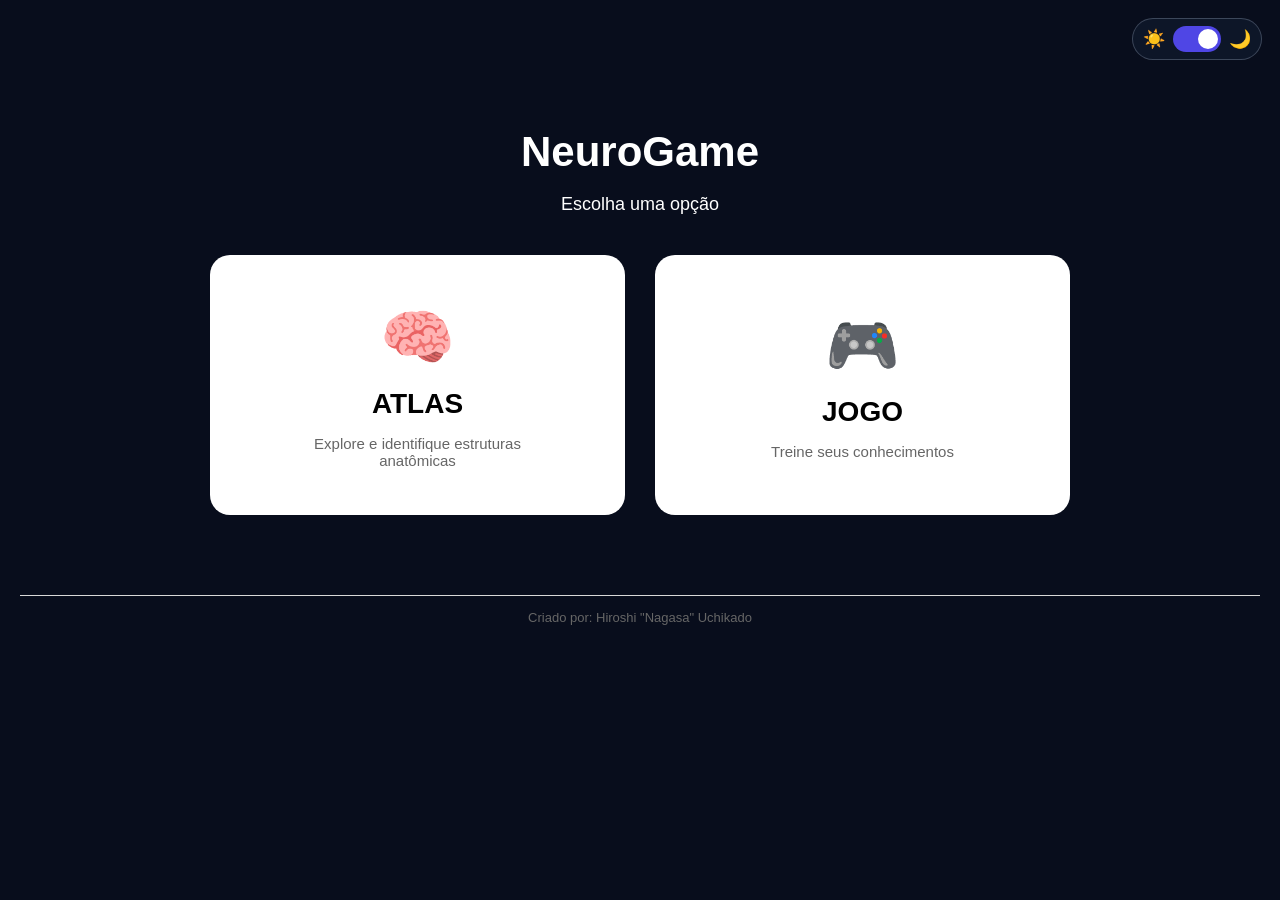
<file: index.html>
<!DOCTYPE html>
<html lang="pt-BR">

<head>

    <meta charset="UTF-8">

    <meta
        name="viewport"
        content="width=device-width, initial-scale=1.0"
    >

    <title>
        NeuroGame
    </title>

    <link
        rel="stylesheet"
        href="style.css"
    >

</head>


<body>


    <!-- ==================================================
         BOTÃO DE TEMA
         ================================================== -->

    <button
        id="alternarTema"
        class="botao-tema"
        type="button"
        aria-label="Alternar tema"
    >

        <span class="icone-sol">
            ☀️
        </span>

        <span class="interruptor-tema">

            <span class="bolinha-tema">
            </span>

        </span>

        <span class="icone-lua">
            🌙
        </span>

    </button>


    <!-- ==================================================
         TELA DE CARREGAMENTO
         ================================================== -->

    <div
        id="telaCarregamento"
        class="tela-carregamento"
    >

        <div class="loading-container">

            <div class="loading-spinner">
            </div>

            <div class="loading-cerebro">
                🧠
            </div>

        </div>

        <p>
            Carregando NeuroGame...
        </p>

    </div>


    <!-- ==================================================
         MENU PRINCIPAL
         ================================================== -->

    <main class="menu-principal">

        <h1>
            NeuroGame
        </h1>

        <p>
            Escolha uma opção
        </p>


        <div class="opcoes-principais">


            <button
                class="opcao-principal"
                id="abrirAtlas"
                type="button"
            >

                <span class="icone-principal">
                    🧠
                </span>

                <strong>
                    ATLAS
                </strong>

                <small>
                    Explore e identifique estruturas anatômicas
                </small>

            </button>


            <button
                class="opcao-principal"
                id="abrirJogo"
                type="button"
            >

                <span class="icone-principal">
                    🎮
                </span>

                <strong>
                    JOGO
                </strong>

                <small>
                    Treine seus conhecimentos
                </small>

            </button>


        </div>

    </main>


    <!-- ==================================================
         ASSINATURA
         ================================================== -->

    <footer class="assinatura-site">

        Criado por: Hiroshi "Nagasa" Uchikado

    </footer>


    <!-- ==================================================
         NAVEGAÇÃO
         ================================================== -->

    <script>

        document
            .getElementById(
                "abrirAtlas"
            )
            .addEventListener(
                "click",
                function() {

                    window.location.href =
                        "atlas.html";

                }
            );


        document
            .getElementById(
                "abrirJogo"
            )
            .addEventListener(
                "click",
                function() {

                    window.location.href =
                        "jogo-menu.html";

                }
            );

    </script>


    <!-- ==================================================
         SCRIPT DO LOADING
         ================================================== -->

    <script>

        window.addEventListener(
            "load",

            function() {

                const tela =
                    document.getElementById(
                        "telaCarregamento"
                    );


                if (
                    !tela
                ) {

                    return;

                }


                tela.classList.add(
                    "oculta"
                );


                setTimeout(
                    function() {

                        tela.remove();

                    },
                    400
                );

            }
        );

    </script>


    <!-- ==================================================
         TEMA
         ================================================== -->

    <script src="js/tema.js"></script>


</body>

</html>
</file>
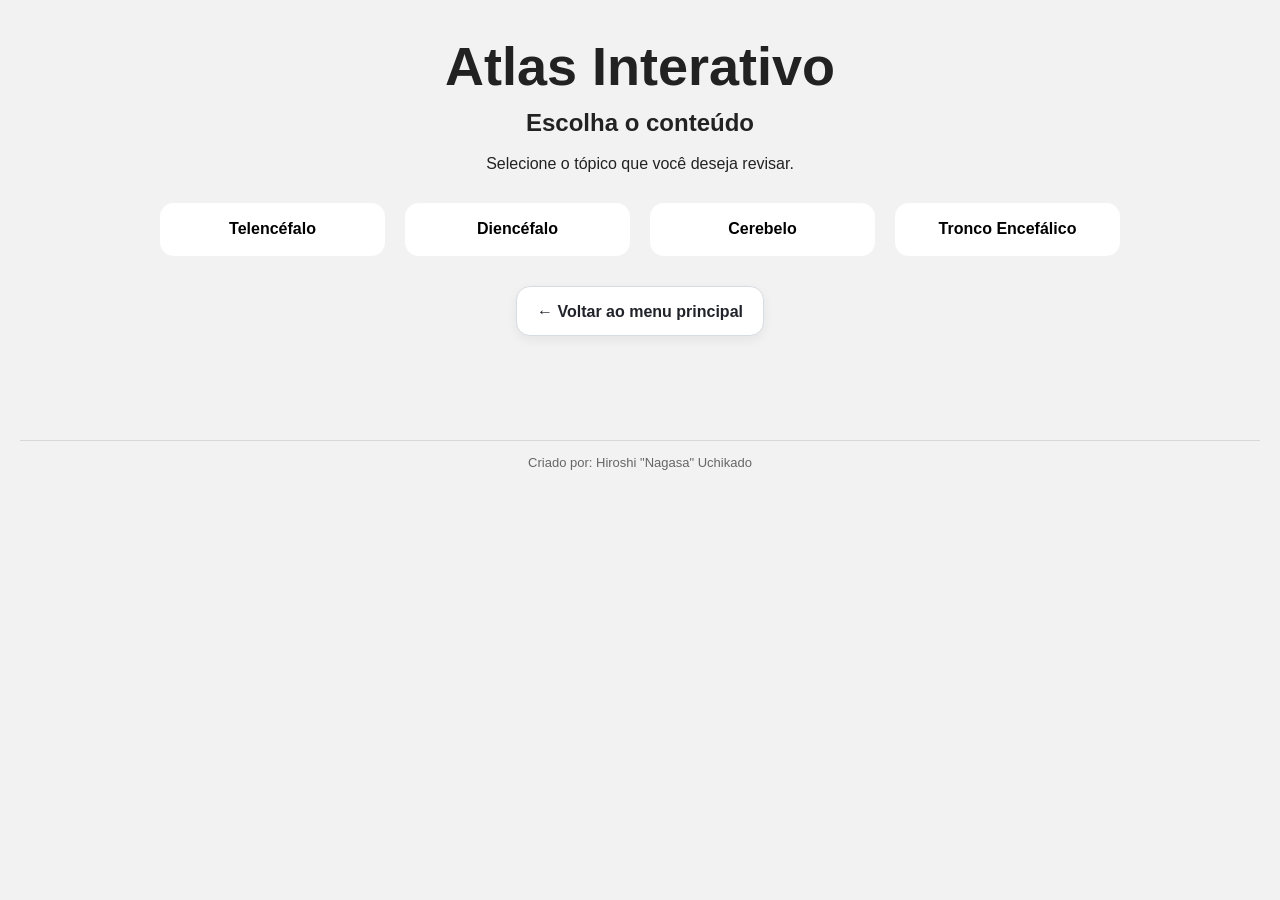
<file: atlas.html>
<!DOCTYPE html>
<html lang="pt-BR">

<head>

    <meta charset="UTF-8">

    <meta
        name="viewport"
        content="width=device-width, initial-scale=1.0"
    >

    <title>
        NeuroGame — Atlas Interativo
    </title>

    <link
        rel="stylesheet"
        href="style.css"
    >

</head>


<body>


<!-- ==================================================
     TELA DE CARREGAMENTO
     ================================================== -->

<div
    id="telaCarregamento"
    class="tela-carregamento"
>

    <div class="loading-container">

        <div class="loading-spinner">
        </div>

        <div class="loading-cerebro">
            🧠
        </div>

    </div>

    <p>
        Carregando Atlas...
    </p>

</div>


<main class="game">


    <!-- ==================================================
         TÍTULO
         ================================================== -->

    <h1>
        Atlas Interativo
    </h1>


    <!-- ==================================================
         SELEÇÃO DE TÓPICOS
         ================================================== -->

    <section
        id="telaTopicosAtlas"
    >

        <h2>
            Escolha o conteúdo
        </h2>

        <p>
            Selecione o tópico que você deseja revisar.
        </p>


        <div
            id="menuTopicosAtlas"
            class="menu-mapas"
        >
        </div>


        <div class="acoes-atlas">

            <button
                id="voltarPrincipal"
                class="botao-acao"
                type="button"
            >
                ← Voltar ao menu principal
            </button>

        </div>

    </section>


    <!-- ==================================================
         SELEÇÃO DE MAPAS
         ================================================== -->

    <section
        id="telaSelecaoAtlas"
        style="display: none;"
    >

        <h2 id="tituloTopicoAtlas">
            Escolha um mapa
        </h2>


        <div
            id="menuMapasAtlas"
            class="menu-mapas"
        >
        </div>


        <div class="acoes-atlas">

            <button
                id="voltarTopicosAtlas"
                class="botao-acao"
                type="button"
            >
                ← Voltar aos conteúdos
            </button>

        </div>

    </section>


    <!-- ==================================================
         MAPA ABERTO
         ================================================== -->

    <section
        id="telaMapaAtlas"
        style="display: none;"
    >

        <h2 id="tituloMapaAtlas">
            Carregando mapa...
        </h2>


        <p>
            Clique ou toque em uma estrutura para identificá-la.
        </p>


        <div
            id="infoAtlas"
            class="info-atlas"
        >

            <span>
                Estrutura selecionada:
            </span>

            <strong id="nomeEstruturaAtlas">
                Nenhuma
            </strong>

        </div>


        <!-- ==============================================
             IMAGEM + SVG
             ============================================== -->

        <div class="cerebro">

            <img
                id="imagemAnatomica"
                alt="Imagem anatômica"
                draggable="false"
            >

            <svg
                id="camadaHotspots"
                class="hotspots"
                aria-label="Estruturas anatômicas interativas"
            >
            </svg>

        </div>


        <div class="acoes-atlas">

            <button
                id="trocarMapaAtlas"
                class="botao-acao"
                type="button"
            >
                ← Escolher outro mapa
            </button>

        </div>

    </section>


</main>


<!-- ==================================================
     CARREGADOR DOS MAPAS
     ================================================== -->

<script src="Mapas/carregarMapas.js"></script>


<script>


// ======================================================
// 1. NOMES DOS TÓPICOS
// ======================================================

const TOPICOS_ATLAS = {

    medula:
        "Medula Espinhal",

    tronco:
        "Tronco Encefálico",

    cerebelo:
        "Cerebelo",

    diencefalo:
        "Diencéfalo",

    telencefalo:
        "Telencéfalo",

    vascularizacao:
        "Vascularização do SN",

    nucleosdabase:
        "Núcleos da Base e Regiões Capsulares"

};


// ======================================================
// 2. ELEMENTOS
// ======================================================

const telaTopicosAtlas =
    document.getElementById(
        "telaTopicosAtlas"
    );


const telaSelecaoAtlas =
    document.getElementById(
        "telaSelecaoAtlas"
    );


const telaMapaAtlas =
    document.getElementById(
        "telaMapaAtlas"
    );


const menuTopicosAtlas =
    document.getElementById(
        "menuTopicosAtlas"
    );


const menuMapasAtlas =
    document.getElementById(
        "menuMapasAtlas"
    );


const tituloTopicoAtlas =
    document.getElementById(
        "tituloTopicoAtlas"
    );


const tituloMapaAtlas =
    document.getElementById(
        "tituloMapaAtlas"
    );


const nomeEstruturaAtlas =
    document.getElementById(
        "nomeEstruturaAtlas"
    );


const imagemAtlas =
    document.getElementById(
        "imagemAnatomica"
    );


const svgAtlas =
    document.getElementById(
        "camadaHotspots"
    );


const botaoVoltarPrincipal =
    document.getElementById(
        "voltarPrincipal"
    );


const botaoVoltarTopicosAtlas =
    document.getElementById(
        "voltarTopicosAtlas"
    );


const botaoTrocarMapa =
    document.getElementById(
        "trocarMapaAtlas"
    );


// ======================================================
// 3. ESTADO
// ======================================================

let topicoAtlasSelecionado =
    null;


// ======================================================
// 4. CONFIGURAÇÕES VISUAIS
// ======================================================

const LARGURA_LINHA_NORMAL =
    10;


const LARGURA_LINHA_SELECIONADA =
    14;


const OPACIDADE_LINHA_NORMAL =
    0.75;


const OPACIDADE_LINHA_SELECIONADA =
    1;


const OPACIDADE_POLIGONO =
    0.30;


const OPACIDADE_CONTORNO_POLIGONO =
    0.85;


// ======================================================
// 5. CONFIGURAÇÃO DO TOQUE MOBILE
// ======================================================

const RAIO_TOQUE_LINHA_MOBILE =
    8;


// ======================================================
// 6. URL
// ======================================================

const parametrosAtlas =
    new URLSearchParams(
        window.location.search
    );


const idMapaSelecionado =
    parametrosAtlas.get(
        "mapa"
    );


// ======================================================
// 7. DESCOBRIR TÓPICO DO MAPA
// ======================================================

function obterTopicoMapaAtlas(
    mapa
) {

    if (
        mapa &&
        mapa.topico
    ) {

        return mapa.topico;

    }


    if (
        typeof window.definicoesMapas !==
        "undefined"
    ) {

        const definicao =
            window.definicoesMapas.find(
                function(item) {

                    return (
                        item.id ===
                        mapa.id
                    );

                }
            );


        if (
            definicao &&
            definicao.topico
        ) {

            return definicao.topico;

        }

    }


    return null;

}


// ======================================================
// 8. DESCOBRIR TÓPICO DA ESTRUTURA
// ======================================================

function obterTopicoEstruturaAtlas(
    estrutura
) {

    if (
        !estrutura ||
        !estrutura.id
    ) {

        return null;

    }


    const id =
        estrutura.id
            .toLowerCase();


    // ==================================================
    // TELENCÉFALO
    // ==================================================

    if (
        id.startsWith("giro_") ||
        id.startsWith("sulco_") ||
        id.startsWith("lobo_") ||
        id.startsWith("lobulo_") ||
        id.startsWith("nucleosdabase_") ||
        id.startsWith("trans_")
    ) {

        return "telencefalo";

    }


    // ==================================================
    // DIENCÉFALO
    // ==================================================

    if (
        id.startsWith("talamo_") ||
        id.startsWith("hipotalamo_") ||
        id.startsWith("epitalamo_") ||
        id.startsWith("subtalamo_")
    ) {

        return "diencefalo";

    }


    return null;

}


// ======================================================
// 9. VERIFICAR SE MAPA PERTENCE AO TÓPICO
// ======================================================

function mapaPertenceAoTopicoAtlas(
    mapa,
    topico
) {

    if (
        !mapa ||
        !topico
    ) {

        return false;

    }


    if (
        Array.isArray(
            mapa.estruturas
        )
    ) {

        const possui =
            mapa.estruturas.some(
                function(
                    estrutura
                ) {

                    return (
                        obterTopicoEstruturaAtlas(
                            estrutura
                        ) ===
                        topico
                    );

                }
            );


        if (
            possui
        ) {

            return true;

        }

    }


    return (
        obterTopicoMapaAtlas(
            mapa
        ) ===
        topico
    );

}


// ======================================================
// 10. DESCOBRIR TÓPICOS DISPONÍVEIS
// ======================================================

function obterTopicosDisponiveisAtlas() {

    const topicos =
        new Set();


    catalogoMapas.forEach(
        function(mapa) {

            const topicoMapa =
                obterTopicoMapaAtlas(
                    mapa
                );


            if (
                topicoMapa
            ) {

                topicos.add(
                    topicoMapa
                );

            }


            if (
                Array.isArray(
                    mapa.estruturas
                )
            ) {

                mapa.estruturas.forEach(
                    function(
                        estrutura
                    ) {

                        const topicoEstrutura =
                            obterTopicoEstruturaAtlas(
                                estrutura
                            );


                        if (
                            topicoEstrutura
                        ) {

                            topicos.add(
                                topicoEstrutura
                            );

                        }

                    }
                );

            }

        }
    );


    return Array.from(
        topicos
    );

}


// ======================================================
// 11. CRIAR CARDS DOS TÓPICOS
// ======================================================

function criarCardsTopicosAtlas() {

    menuTopicosAtlas.innerHTML =
        "";


    const topicos =
        obterTopicosDisponiveisAtlas();


    topicos.forEach(
        function(
            topico
        ) {

            const card =
                document.createElement(
                    "button"
                );


            card.type =
                "button";


            card.classList.add(
                "card-atlas"
            );


            const titulo =
                document.createElement(
                    "span"
                );


            titulo.textContent =
                TOPICOS_ATLAS[
                    topico
                ] ||
                topico;


            card.appendChild(
                titulo
            );


            card.addEventListener(
                "click",

                function() {

                    topicoAtlasSelecionado =
                        topico;


                    mostrarMapasDoTopico(
                        topico
                    );

                }
            );


            menuTopicosAtlas.appendChild(
                card
            );

        }
    );


    console.log(
        "Tópicos do Atlas:",
        topicos
    );

}


// ======================================================
// 12. MOSTRAR TÓPICOS
// ======================================================

function mostrarTopicosAtlas() {

    topicoAtlasSelecionado =
        null;


    telaTopicosAtlas.style.display =
        "block";


    telaSelecaoAtlas.style.display =
        "none";


    telaMapaAtlas.style.display =
        "none";


    criarCardsTopicosAtlas();

}


// ======================================================
// 13. MOSTRAR MAPAS DO TÓPICO
// ======================================================

function mostrarMapasDoTopico(
    topico
) {

    topicoAtlasSelecionado =
        topico;


    telaTopicosAtlas.style.display =
        "none";


    telaSelecaoAtlas.style.display =
        "block";


    telaMapaAtlas.style.display =
        "none";


    tituloTopicoAtlas.textContent =
        TOPICOS_ATLAS[
            topico
        ]
            ? `Escolha um mapa — ${TOPICOS_ATLAS[topico]}`
            : "Escolha um mapa";


    criarCardsAtlas(
        topico
    );

}


// ======================================================
// 14. CRIAR CARDS DOS MAPAS
// ======================================================

function criarCardsAtlas(
    topico
) {

    menuMapasAtlas.innerHTML =
        "";


    const mapasFiltrados =
        catalogoMapas.filter(
            function(
                mapa
            ) {

                return mapaPertenceAoTopicoAtlas(
                    mapa,
                    topico
                );

            }
        );


    if (
        mapasFiltrados.length ===
        0
    ) {

        const mensagem =
            document.createElement(
                "p"
            );


        mensagem.textContent =
            "Nenhum mapa disponível para este conteúdo.";


        menuMapasAtlas.appendChild(
            mensagem
        );


        return;

    }


    mapasFiltrados.forEach(
        function(mapa) {

            const card =
                document.createElement(
                    "button"
                );


            card.classList.add(
                "card-atlas"
            );


            card.type =
                "button";


            card.dataset.mapa =
                mapa.id;


            const imagemCard =
                document.createElement(
                    "img"
                );


            imagemCard.src =
                mapa.imagem;


            imagemCard.alt =
                mapa.titulo;


            const titulo =
                document.createElement(
                    "span"
                );


            titulo.textContent =
                mapa.titulo;


            card.appendChild(
                imagemCard
            );


            card.appendChild(
                titulo
            );


            card.addEventListener(
                "click",

                function() {

                    window.location.href =
                        `atlas.html?mapa=${encodeURIComponent(
                            mapa.id
                        )}&topico=${encodeURIComponent(
                            topico
                        )}`;

                }
            );


            menuMapasAtlas.appendChild(
                card
            );

        }
    );


    console.log(
        "Mapas do tópico:",
        topico,
        mapasFiltrados.length
    );

}


// ======================================================
// 15. ABRIR MAPA
// ======================================================

function abrirAtlas(
    idMapa
) {

    const mapa =
        catalogoMapas.find(
            function(item) {

                return (
                    item.id ===
                    idMapa
                );

            }
        );


    if (
        !mapa
    ) {

        telaTopicosAtlas.style.display =
            "none";


        telaSelecaoAtlas.style.display =
            "none";


        telaMapaAtlas.style.display =
            "block";


        tituloMapaAtlas.textContent =
            "Mapa não encontrado";


        esconderLoading();


        return;

    }


    telaTopicosAtlas.style.display =
        "none";


    telaSelecaoAtlas.style.display =
        "none";


    telaMapaAtlas.style.display =
        "block";


    tituloMapaAtlas.textContent =
        mapa.titulo;


    nomeEstruturaAtlas.textContent =
        "Nenhuma";


    carregarImagemAtlas(
        mapa
    );

}


// ======================================================
// 16. CARREGAR IMAGEM
// ======================================================

function carregarImagemAtlas(
    mapa
) {

    imagemAtlas.onload =
        function() {

            criarEstruturasAtlas(
                mapa
            );


            esconderLoading();

        };


    imagemAtlas.onerror =
        function() {

            tituloMapaAtlas.textContent =
                "Erro ao carregar imagem";


            console.error(
                "Imagem não encontrada:",
                mapa.imagem
            );


            esconderLoading();

        };


    imagemAtlas.src =
        mapa.imagem;

}


// ======================================================
// 17. GERAR COR
// ======================================================

function gerarCorAtlas(
    indice,
    total
) {

    const tonalidade =
        Math.round(
            (360 / total) *
            indice
        );


    return (
        `hsl(${tonalidade}, 75%, 50%)`
    );

}


// ======================================================
// 18. CONVERTER PONTO DA TELA PARA SVG
// ======================================================

function obterPontoSVGAtlas(
    evento
) {

    const matrizTela =
        svgAtlas.getScreenCTM();


    if (
        !matrizTela
    ) {

        return null;

    }


    const ponto =
        svgAtlas.createSVGPoint();


    ponto.x =
        evento.clientX;


    ponto.y =
        evento.clientY;


    return ponto.matrixTransform(
        matrizTela.inverse()
    );

}


// ======================================================
// 19. DISTÂNCIA ENTRE PONTO E SEGMENTO
// ======================================================

function distanciaPontoSegmento(
    px,
    py,
    x1,
    y1,
    x2,
    y2
) {

    const dx =
        x2 - x1;


    const dy =
        y2 - y1;


    if (
        dx === 0 &&
        dy === 0
    ) {

        return Math.hypot(
            px - x1,
            py - y1
        );

    }


    let t =
        (
            (
                px - x1
            ) * dx +

            (
                py - y1
            ) * dy
        )
        /
        (
            dx * dx +
            dy * dy
        );


    t =
        Math.max(
            0,
            Math.min(
                1,
                t
            )
        );


    const pontoX =
        x1 +
        t * dx;


    const pontoY =
        y1 +
        t * dy;


    return Math.hypot(
        px - pontoX,
        py - pontoY
    );

}


// ======================================================
// 20. OBTER PONTOS DE UMA LINHA
// ======================================================

function obterPontosLinhaAtlas(
    elemento
) {

    const atributo =
        elemento.getAttribute(
            "points"
        );


    if (
        !atributo
    ) {

        return [];

    }


    const numeros =
        atributo
            .trim()
            .split(
                /[\s,]+/
            )
            .map(
                Number
            )
            .filter(
                function(valor) {

                    return Number.isFinite(
                        valor
                    );

                }
            );


    const pontos =
        [];


    for (
        let i = 0;
        i < numeros.length - 1;
        i += 2
    ) {

        pontos.push(
            {

                x:
                    numeros[i],

                y:
                    numeros[i + 1]

            }
        );

    }


    return pontos;

}


// ======================================================
// 21. DISTÂNCIA ATÉ UMA LINHA
// ======================================================

function distanciaAteLinhaAtlas(
    elemento,
    ponto
) {

    if (
        !ponto
    ) {

        return Infinity;

    }


    const listaPontos =
        obterPontosLinhaAtlas(
            elemento
        );


    if (
        listaPontos.length < 2
    ) {

        return Infinity;

    }


    let menorDistancia =
        Infinity;


    for (
        let i = 0;
        i < listaPontos.length - 1;
        i++
    ) {

        const atual =
            listaPontos[i];


        const proximo =
            listaPontos[
                i + 1
            ];


        const distancia =
            distanciaPontoSegmento(

                ponto.x,
                ponto.y,

                atual.x,
                atual.y,

                proximo.x,
                proximo.y

            );


        if (
            distancia <
            menorDistancia
        ) {

            menorDistancia =
                distancia;

        }

    }


    return menorDistancia;

}


// ======================================================
// 22. ENCONTRAR LINHA MAIS PRÓXIMA
// ======================================================

function encontrarLinhaMaisProximaAtlas(
    evento
) {

    const linhas =
        Array.from(
            svgAtlas.querySelectorAll(
                '.estrutura-atlas[data-tipo="linha"]'
            )
        );


    if (
        linhas.length ===
        0
    ) {

        return null;

    }


    const ponto =
        obterPontoSVGAtlas(
            evento
        );


    if (
        !ponto
    ) {

        return null;

    }


    const retanguloSVG =
        svgAtlas.getBoundingClientRect();


    const viewBox =
        svgAtlas.viewBox.baseVal;


    if (
        !retanguloSVG.width ||
        !viewBox.width
    ) {

        return null;

    }


    const escalaX =
        viewBox.width /
        retanguloSVG.width;


    const limite =
        RAIO_TOQUE_LINHA_MOBILE *
        escalaX;


    let melhorLinha =
        null;


    let melhorDistancia =
        Infinity;


    linhas.forEach(
        function(linha) {

            const distancia =
                distanciaAteLinhaAtlas(
                    linha,
                    ponto
                );


            if (
                distancia <
                melhorDistancia
            ) {

                melhorDistancia =
                    distancia;


                melhorLinha =
                    linha;

            }

        }
    );


    if (
        melhorDistancia <=
        limite
    ) {

        return melhorLinha;

    }


    return null;

}


// ======================================================
// 23. CRIAR ESTRUTURAS
// ======================================================

function criarEstruturasAtlas(
    mapa
) {

    svgAtlas.innerHTML =
        "";


    svgAtlas.setAttribute(
        "viewBox",
        `0 0 ${imagemAtlas.naturalWidth} ${imagemAtlas.naturalHeight}`
    );


    const totalEstruturas =
        mapa.estruturas.length;


    mapa.estruturas.forEach(
        function(
            estrutura,
            indice
        ) {

            let elemento;


            const cor =
                gerarCorAtlas(
                    indice,
                    totalEstruturas
                );


            // ==========================================
            // LINHA
            // ==========================================

            if (
                estrutura.tipo ===
                "linha"
            ) {

                elemento =
                    document.createElementNS(
                        "http://www.w3.org/2000/svg",
                        "polyline"
                    );


                elemento.classList.add(
                    "estrutura",
                    "estrutura-linha",
                    "estrutura-atlas"
                );


                elemento.style.fill =
                    "none";


                elemento.style.stroke =
                    cor;


                elemento.style.strokeOpacity =
                    OPACIDADE_LINHA_NORMAL;


                elemento.style.strokeWidth =
                    LARGURA_LINHA_NORMAL;


                elemento.style.strokeLinecap =
                    "round";


                elemento.style.strokeLinejoin =
                    "round";


                elemento.style.vectorEffect =
                    "non-scaling-stroke";

            }


            // ==========================================
            // POLÍGONO / ÁREA
            // ==========================================

            else {

                elemento =
                    document.createElementNS(
                        "http://www.w3.org/2000/svg",
                        "polygon"
                    );


                elemento.classList.add(
                    "estrutura",
                    "estrutura-area",
                    "estrutura-atlas"
                );


                elemento.style.fill =
                    cor;


                elemento.style.fillOpacity =
                    OPACIDADE_POLIGONO;


                elemento.style.stroke =
                    cor;


                elemento.style.strokeOpacity =
                    OPACIDADE_CONTORNO_POLIGONO;


                elemento.style.strokeWidth =
                    "3";

            }


            // ==========================================
            // COORDENADAS
            // ==========================================

            elemento.setAttribute(
                "points",
                estrutura.pontos
            );


            // ==========================================
            // DADOS
            // ==========================================

            elemento.dataset.id =
                estrutura.id;


            elemento.dataset.nome =
                estrutura.nome;


            elemento.dataset.tipo =
                estrutura.tipo ||
                "area";


            elemento.dataset.info =
                estrutura.info ||
                "";


            elemento.dataset.corOriginal =
                cor;


            svgAtlas.appendChild(
                elemento
            );

        }
    );


    console.log(
        "Estruturas criadas:",
        totalEstruturas
    );

}


// ======================================================
// 24. SELEÇÃO POR MOUSE / TOUCH
// ======================================================

svgAtlas.addEventListener(
    "pointerup",

    function(evento) {

        const alvoOriginal =
            evento.target.closest
                ? evento.target.closest(
                    ".estrutura-atlas"
                )
                : null;


        // ==============================================
        // MOUSE
        // ==============================================

        if (
            evento.pointerType ===
            "mouse"
        ) {

            if (
                alvoOriginal
            ) {

                selecionarEstruturaAtlas(
                    alvoOriginal
                );

            }


            return;

        }


        // ==============================================
        // TOUCH / CANETA
        // ==============================================

        evento.preventDefault();


        const linhaMaisProxima =
            encontrarLinhaMaisProximaAtlas(
                evento
            );


        if (
            linhaMaisProxima
        ) {

            selecionarEstruturaAtlas(
                linhaMaisProxima
            );


            return;

        }


        if (
            alvoOriginal &&
            alvoOriginal.dataset.tipo !==
            "linha"
        ) {

            selecionarEstruturaAtlas(
                alvoOriginal
            );

        }

    }
);


// ======================================================
// 25. SELECIONAR ESTRUTURA
// ======================================================

function selecionarEstruturaAtlas(
    elementoSelecionado
) {

    const estruturas =
        document.querySelectorAll(
            ".estrutura-atlas"
        );


    // ==================================================
    // RESTAURAR TODAS
    // ==================================================

    estruturas.forEach(
        function(elemento) {

            elemento.classList.remove(
                "selecionada-atlas"
            );


            elemento.style.stroke =
                elemento.dataset.corOriginal;


            if (
                elemento.dataset.tipo ===
                "linha"
            ) {

                elemento.style.strokeWidth =
                    LARGURA_LINHA_NORMAL;


                elemento.style.strokeOpacity =
                    OPACIDADE_LINHA_NORMAL;

            }


            else {

                elemento.style.strokeWidth =
                    "3";


                elemento.style.strokeOpacity =
                    OPACIDADE_CONTORNO_POLIGONO;


                elemento.style.fillOpacity =
                    OPACIDADE_POLIGONO;

            }

        }
    );


    // ==================================================
    // DESTACAR SELECIONADA
    // ==================================================

    elementoSelecionado.classList.add(
        "selecionada-atlas"
    );


    elementoSelecionado.style.stroke =
        "#ffffff";


    if (
        elementoSelecionado.dataset.tipo ===
        "linha"
    ) {

        elementoSelecionado.style.strokeWidth =
            LARGURA_LINHA_SELECIONADA;


        elementoSelecionado.style.strokeOpacity =
            OPACIDADE_LINHA_SELECIONADA;

    }


    else {

        elementoSelecionado.style.strokeWidth =
            "6";


        elementoSelecionado.style.strokeOpacity =
            "1";


        elementoSelecionado.style.fillOpacity =
            "0.40";

    }


    nomeEstruturaAtlas.textContent =
        elementoSelecionado.dataset.nome;

}


// ======================================================
// 26. VOLTAR AOS TÓPICOS
// ======================================================

botaoVoltarTopicosAtlas.addEventListener(
    "click",

    function() {

        mostrarTopicosAtlas();

    }
);


// ======================================================
// 27. ESCOLHER OUTRO MAPA
// ======================================================

botaoTrocarMapa.addEventListener(
    "click",

    function() {

        const topicoURL =
            parametrosAtlas.get(
                "topico"
            );


        if (
            topicoURL
        ) {

            window.location.href =
                `atlas.html?topico=${encodeURIComponent(
                    topicoURL
                )}`;

        }

        else {

            window.location.href =
                "atlas.html";

        }

    }
);


// ======================================================
// 28. ESCONDER TELA DE CARREGAMENTO
// ======================================================

function esconderLoading() {

    const tela =
        document.getElementById(
            "telaCarregamento"
        );


    if (
        !tela
    ) {

        return;

    }


    tela.classList.add(
        "oculta"
    );


    setTimeout(
        function() {

            tela.remove();

        },
        400
    );

}


// ======================================================
// 29. VOLTAR AO MENU PRINCIPAL
// ======================================================

botaoVoltarPrincipal.addEventListener(
    "click",

    function() {

        window.location.href =
            "index.html";

    }
);


// ======================================================
// 30. INICIAR ATLAS
// ======================================================

mapasProntos
    .then(
        function() {

            console.log(
                "✅ Atlas pronto."
            );


            console.log(
                "Mapas encontrados:",
                catalogoMapas
            );


            const topicoURL =
                parametrosAtlas.get(
                    "topico"
                );


            // ==========================================
            // MAPA ESPECÍFICO
            // ==========================================

            if (
                idMapaSelecionado
            ) {

                abrirAtlas(
                    idMapaSelecionado
                );


                return;

            }


            // ==========================================
            // TÓPICO ESPECÍFICO
            // ==========================================

            if (
                topicoURL
            ) {

                mostrarMapasDoTopico(
                    topicoURL
                );


                esconderLoading();


                return;

            }


            // ==========================================
            // TELA INICIAL DO ATLAS
            // ==========================================

            mostrarTopicosAtlas();


            esconderLoading();

        }
    )
    .catch(
        function(erro) {

            console.error(
                "❌ Erro no Atlas:",
                erro
            );


            telaTopicosAtlas.style.display =
                "none";


            telaSelecaoAtlas.style.display =
                "none";


            telaMapaAtlas.style.display =
                "block";


            tituloMapaAtlas.textContent =
                "Erro ao carregar mapas.";


            esconderLoading();

        }
    );


</script>


<footer class="assinatura-site">

    Criado por: Hiroshi "Nagasa" Uchikado

</footer>


</body>

</html>
</file>
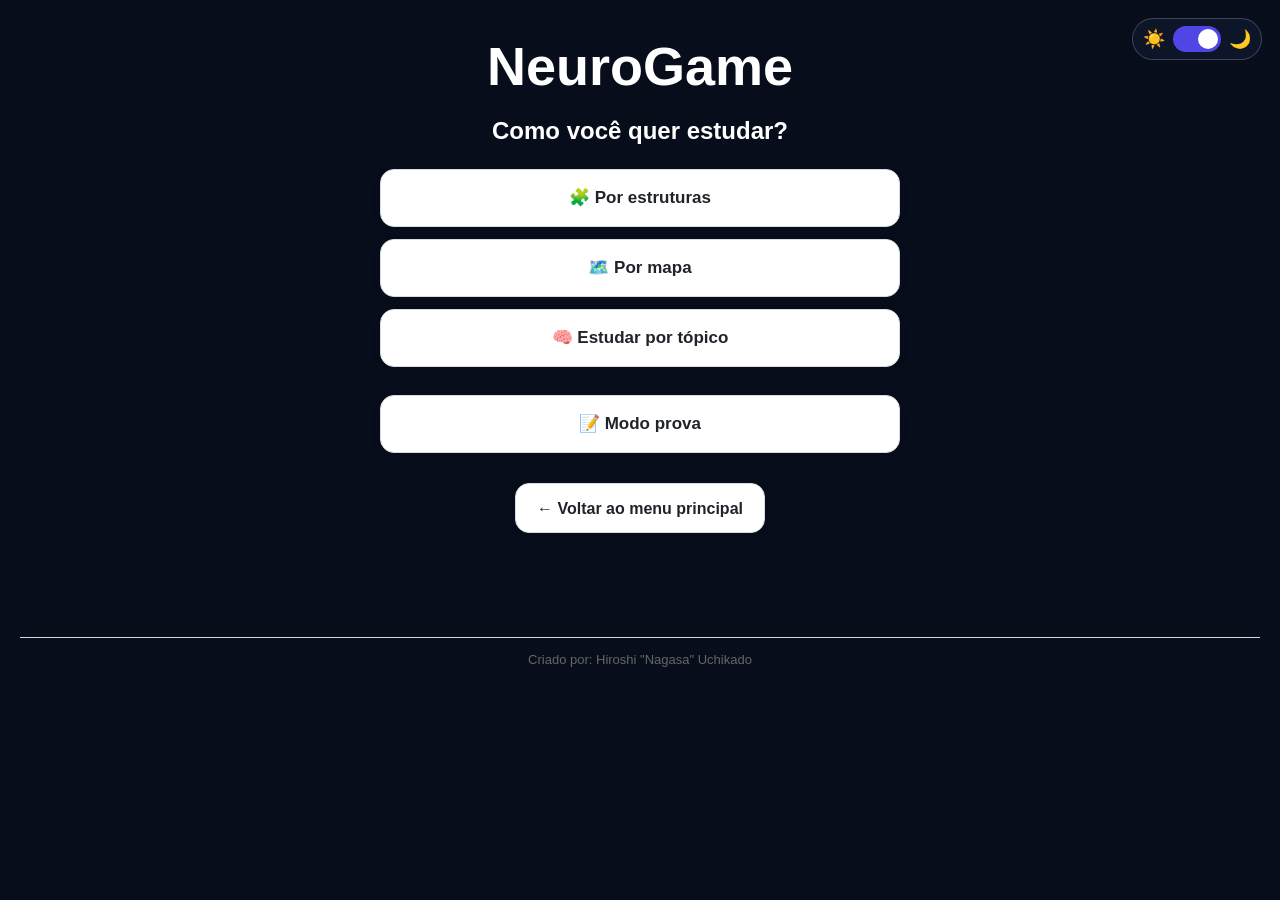
<file: jogo-menu.html>
<!DOCTYPE html>

<html lang="pt-BR">

<head>

    <meta charset="UTF-8">

    <meta
        name="viewport"
        content="width=device-width, initial-scale=1.0"
    >

    <title>
        NeuroGame
    </title>

    <link
        rel="stylesheet"
        href="style.css"
    >

</head>


<body>


<!-- ==================================================
     TELA DE CARREGAMENTO
     ================================================== -->

<div
    id="telaCarregamento"
    class="tela-carregamento"
>

    <div class="loading-container">

        <div class="loading-spinner">
        </div>

        <div class="loading-cerebro">
            🧠
        </div>

    </div>

    <p>
        Carregando NeuroGame...
    </p>

</div>


<!-- ==================================================
     CONTEÚDO PRINCIPAL
     ================================================== -->

<main class="game">


    <!-- ==================================================
         TÍTULO
         ================================================== -->

    <h1>
        NeuroGame
    </h1>


    <h2 id="tituloMenuPrincipal">
        Como você quer estudar?
    </h2>


    <!-- ==================================================
         TIPO DE ESTUDO
         ================================================== -->

    <div
        id="menuTipoEstudo"
        class="menu-categorias"
    >


        <!-- POR ESTRUTURAS -->

        <button
            id="escolherPorEstrutura"
            class="botao-categoria"
            type="button"
        >
            🧩 Por estruturas
        </button>


        <!-- POR MAPA -->

        <button
            id="escolherPorMapa"
            class="botao-categoria"
            type="button"
        >
            🗺️ Por mapa
        </button>


        <!-- POR TÓPICO -->

        <button
            id="escolherPorTopico"
            class="botao-categoria"
            type="button"
        >
            🧠 Estudar por tópico
        </button>


    </div>


    <!-- ==================================================
         ESTUDO POR ESTRUTURAS
         ================================================== -->

    <div
        id="menuCategorias"
        class="menu-modos"
    >

        <h2>
            Escolha a categoria
        </h2>


        <!--
            Estes botões podem ser substituídos
            dinamicamente pelo menu.js.
        -->


        <button
            class="botao-categoria"
            data-categoria="giro"
            type="button"
        >
            🧠 Giros
        </button>


        <button
            class="botao-categoria"
            data-categoria="sulco"
            type="button"
        >
            ➰ Sulcos
        </button>


        <button
            class="botao-categoria"
            data-categoria="lobo"
            type="button"
        >
            🧩 Lobos e Lóbulos
        </button>


        <button
            class="botao-categoria"
            data-categoria="nucleosdabase"
            type="button"
        >
            🧠 Núcleos da Base e Regiões Capsulares
        </button>


        <button
            id="voltarTipoEstrutura"
            class="botao-acao"
            type="button"
        >
            ← Voltar
        </button>


    </div>


    <!-- ==================================================
         IMPORTANTE

         O MENU DE TÓPICOS NÃO É CRIADO AQUI.

         O js/menu.js cria automaticamente:

         #menuTopicos
         #listaTopicos

         Isso evita menu duplicado.
         ================================================== -->


    <!-- ==================================================
         ESTUDO POR MAPA
         ================================================== -->

    <div
        id="menuMapas"
        class="menu-modos"
    >

        <h2>
            Escolha o mapa
        </h2>


        <div
            id="listaMapasJogo"
            class="menu-mapas"
        >
        </div>


        <button
            id="voltarTipoMapa"
            class="botao-acao"
            type="button"
        >
            ← Voltar
        </button>


    </div>


    <!-- ==================================================
         MODOS DE JOGO
         ================================================== -->

    <div
        id="menuModos"
        class="menu-modos"
    >

        <h2>
            Escolha o modo de jogo
        </h2>


        <button
            class="botao-modo"
            data-modo="clicar"
            type="button"
        >
            🎯 Clicar
        </button>


        <button
            class="botao-modo"
            data-modo="digitar"
            type="button"
        >
            ✍️ Digitar
        </button>


        <button
            id="voltarEscolha"
            class="botao-acao"
            type="button"
        >
            ← Voltar
        </button>


    </div>


    <!-- ==================================================
         MODO PROVA
         ================================================== -->

    <div
        id="menuProvaInicial"
        class="menu-categorias"
    >

        <button
            id="escolherModoProva"
            class="botao-categoria"
            type="button"
        >
            📝 Modo prova
        </button>

    </div>


    <!-- ==================================================
         CONFIGURAÇÃO DA PROVA
         ================================================== -->

    <div
        id="menuConfiguracaoProva"
        class="menu-modos"
    >

        <h2>
            Configurar prova
        </h2>


        <!-- ==================================================
             CAMPOS
             ================================================== -->

        <div class="campos-configuracao-prova">


            <!-- QUANTIDADE -->

            <div class="campo-prova">

                <label for="quantidadeProva">
                    Quantidade de questões
                </label>

                <input
                    id="quantidadeProva"
                    type="number"
                    min="1"
                    value="10"
                >

            </div>


            <!-- MODO DE RESPOSTA -->

            <div class="campo-prova">

                <label for="modoRespostaProva">
                    Modo de resposta
                </label>

                <select id="modoRespostaProva">

                    <option value="clicar">
                        Clicar
                    </option>

                    <option value="digitar">
                        Digitar
                    </option>

                </select>

            </div>


            <!-- TEMPO -->

            <div class="campo-prova">

                <label for="tempoQuestaoProva">
                    Tempo por questão
                </label>

                <select id="tempoQuestaoProva">

                    <option value="0">
                        Sem limite
                    </option>

                    <option value="15">
                        15 segundos
                    </option>

                    <option
                        value="30"
                        selected
                    >
                        30 segundos
                    </option>

                    <option value="45">
                        45 segundos
                    </option>

                    <option value="60">
                        60 segundos
                    </option>

                    <option value="75">
                        75 segundos
                    </option>

                    <option value="90">
                        90 segundos
                    </option>

                    <option value="105">
                        105 segundos
                    </option>

                    <option value="120">
                        120 segundos
                    </option>

                </select>

            </div>


        </div>


        <!--
            A seleção de tópicos da prova
            será adicionada aqui automaticamente
            pelo menu.js.
        -->


        <!-- ==================================================
             AÇÕES DA PROVA
             ================================================== -->

        <div class="acoes-configuracao-prova">

            <button
                id="iniciarProva"
                type="button"
            >
                Iniciar prova
            </button>


            <button
                id="voltarModoProva"
                class="botao-acao"
                type="button"
            >
                ← Voltar
            </button>

        </div>


    </div>


    <!-- ==================================================
         VOLTAR AO MENU PRINCIPAL
         ================================================== -->

    <div class="acoes-atlas">

        <button
            id="voltarPrincipalJogo"
            class="botao-acao"
            type="button"
        >
            ← Voltar ao menu principal
        </button>

    </div>


</main>


<!-- ==================================================
     RODAPÉ
     ================================================== -->

<footer class="assinatura-site">

    Criado por: Hiroshi "Nagasa" Uchikado

</footer>


<!-- ==================================================
     LOADING
     ================================================== -->

<script>

    function esconderLoadingMenu() {

        const tela =
            document.getElementById(
                "telaCarregamento"
            );


        if (
            !tela
        ) {

            return;

        }


        tela.classList.add(
            "oculta"
        );


        setTimeout(
            function() {

                tela.remove();

            },

            400
        );

    }

</script>


<!-- ==================================================
     CARREGAR MAPAS
     ================================================== -->

<script src="Mapas/carregarMapas.js">
</script>


<!-- ==================================================
     CARREGAR MENU DEPOIS DOS MAPAS
     ================================================== -->

<script>

    console.log(
        "⏳ Aguardando mapas..."
    );


    mapasProntos

        .then(
            function() {

                console.log(
                    "✅ Mapas prontos para o menu:",
                    catalogoMapas
                );


                const scriptMenu =
                    document.createElement(
                        "script"
                    );


                scriptMenu.src =
                    "js/menu.js";


                scriptMenu.onload =
                    function() {

                        console.log(
                            "✅ menu.js carregado com sucesso."
                        );


                        esconderLoadingMenu();

                    };


                scriptMenu.onerror =
                    function() {

                        console.error(
                            "❌ Erro ao carregar js/menu.js"
                        );


                        const titulo =
                            document.getElementById(
                                "tituloMenuPrincipal"
                            );


                        if (
                            titulo
                        ) {

                            titulo.textContent =
                                "Erro ao carregar o menu.";

                        }


                        esconderLoadingMenu();

                    };


                document.body.appendChild(
                    scriptMenu
                );

            }
        )


        .catch(
            function(
                erro
            ) {

                console.error(
                    "❌ Erro ao carregar os mapas:",
                    erro
                );


                const titulo =
                    document.getElementById(
                        "tituloMenuPrincipal"
                    );


                if (
                    titulo
                ) {

                    titulo.textContent =
                        "Erro ao carregar os mapas.";

                }


                esconderLoadingMenu();

            }
        );

</script>


<!-- ==================================================
     VOLTAR AO MENU PRINCIPAL
     ================================================== -->

<script>

    const botaoVoltarPrincipal =
        document.getElementById(
            "voltarPrincipalJogo"
        );


    if (
        botaoVoltarPrincipal
    ) {

        botaoVoltarPrincipal.addEventListener(
            "click",

            function() {

                window.location.href =
                    "index.html";

            }
        );

    }

</script>


<!-- ==================================================
     TEMA
     ================================================== -->

<button
    id="alternarTema"
    class="botao-tema"
    type="button"
    aria-label="Alternar tema"
>

    <span class="icone-sol">
        ☀️
    </span>

    <span class="interruptor-tema">

        <span class="bolinha-tema">
        </span>

    </span>

    <span class="icone-lua">
        🌙
    </span>

</button>


<script src="js/tema.js">
</script>


</body>

</html>
</file>
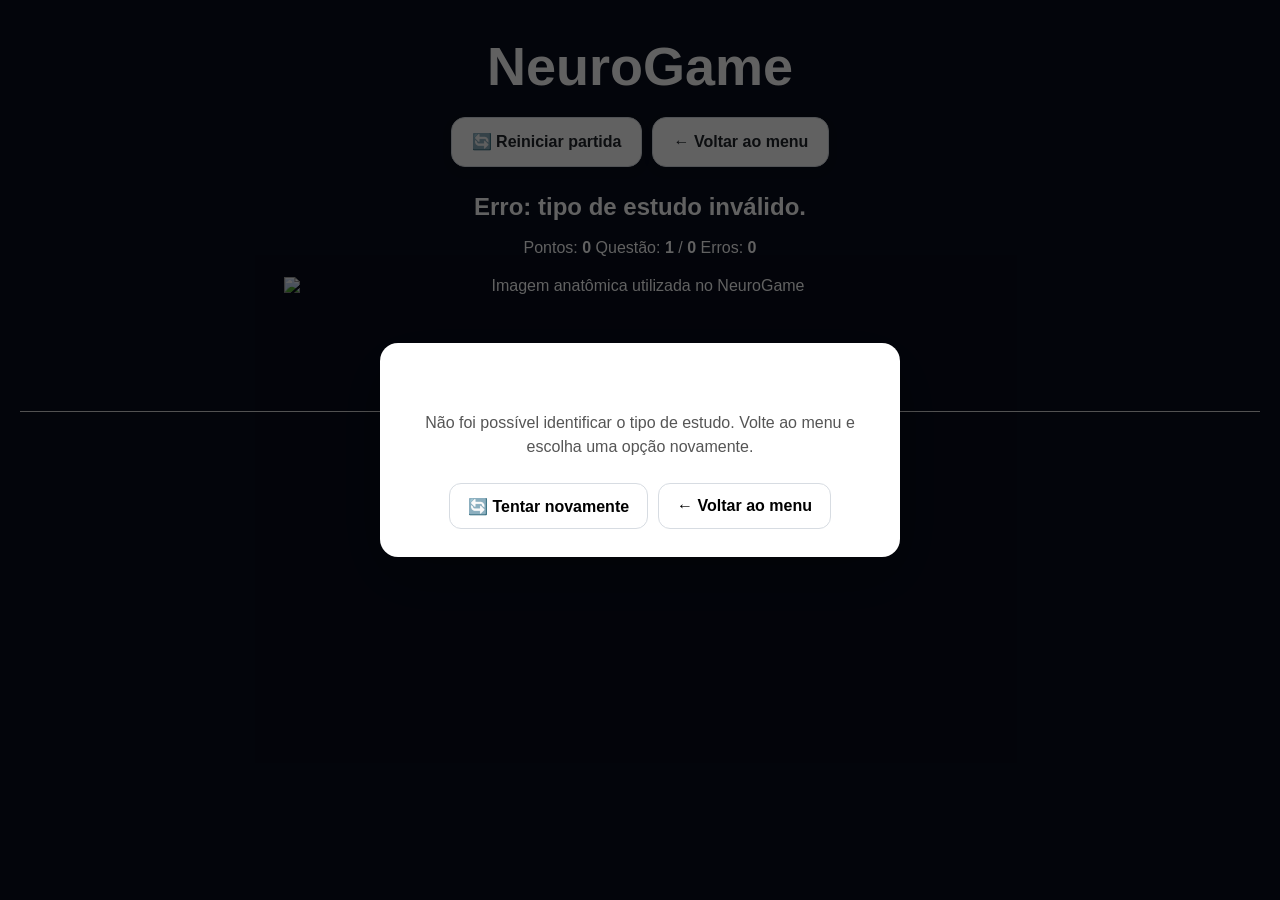
<file: jogo.html>
<!DOCTYPE html>

<html lang="pt-BR">

<head>

    <meta charset="UTF-8">

    <meta
        name="viewport"
        content="width=device-width, initial-scale=1.0"
    >

    <title>NeuroGame</title>

    <link
        rel="stylesheet"
        href="style.css"
    >

<script src="js/tema.js"></script>
</head>


<body>


<!-- ==================================================
     TELA DE CARREGAMENTO
     ================================================== -->

<div
    id="telaCarregamentoJogo"
    class="tela-carregamento-jogo"
>

    <div class="loading-container">

        <div class="loading-spinner">
        </div>

        <div class="loading-cerebro">
            🧠
        </div>

    </div>


    <p>
        Preparando jogo...
    </p>

</div>



<main class="game">


    <!-- ==================================================
         TÍTULO
         ================================================== -->

    <h1>
        NeuroGame
    </h1>


    <!-- ==================================================
         AÇÕES DA PARTIDA
         ================================================== -->

    <div
        id="acoesPartida"
        class="acoes-partida"
    >

        <button
            id="reiniciarPartida"
            type="button"
            class="botao-acao"
        >
            🔄 Reiniciar partida
        </button>


        <button
            id="voltarMenu"
            type="button"
            class="botao-acao"
        >
            ← Voltar ao menu
        </button>

    </div>


    <!-- ==================================================
         PERGUNTA
         ================================================== -->

    <h2
        id="pergunta"
        aria-live="polite"
    >
        Preparando jogo...
    </h2>


    <!-- ==================================================
         PAINEL
         ================================================== -->

    <div
        class="painel"
        aria-label="Informações da partida"
    >


        <span>

            Pontos:

            <strong id="pontos">
                0
            </strong>

        </span>


        <span>

            Questão:

            <strong id="numeroQuestao">
                1
            </strong>

            /

            <strong id="totalQuestoes">
                0
            </strong>

        </span>


        <span>

            Erros:

            <strong id="erros">
                0
            </strong>

        </span>


    </div>


    <!-- ==================================================
         FEEDBACK
         ================================================== -->

    <p
        id="feedback"
        aria-live="polite"
    >
    </p>


    <!-- ==================================================
         ÁREA DE DIGITAÇÃO
         ================================================== -->

    <div
        id="areaDigitar"
        class="area-digitar"
    >

        <label
            for="respostaDigitada"
            class="sr-only"
        >
            Digite o nome da estrutura
        </label>


        <input
            id="respostaDigitada"
            type="text"
            placeholder="Digite o nome da estrutura"
            autocomplete="off"
            spellcheck="false"
        >


        <button
            id="confirmarResposta"
            type="button"
        >
            Responder
        </button>

    </div>


    <!-- ==================================================
         INFORMAÇÃO DA ESTRUTURA
         ================================================== -->

    <div
        id="infoEstrutura"
        class="info-estrutura"
        aria-live="polite"
    >
    </div>


    <!-- ==================================================
         IMAGEM ANATÔMICA + HOTSPOTS
         ================================================== -->

    <div class="cerebro">


        <img
            id="imagemAnatomica"
            alt="Imagem anatômica utilizada no NeuroGame"
            draggable="false"
        >


        <svg
            id="camadaHotspots"
            class="hotspots"
            aria-label="Áreas interativas da imagem anatômica"
        >
        </svg>


    </div>


    <!-- ==================================================
         ANALYTICS
         ================================================== -->

    <div
        id="painelAnalytics"
        class="painel-analytics"
        hidden
    >

        <h3>
            📊 Analytics — Debug
        </h3>


        <div id="listaAnalytics">

            <p id="mensagemAnalytics">
                Nenhum registro ainda.
            </p>

        </div>

    </div>


</main>


<!-- ==================================================
     RODAPÉ
     ================================================== -->

<footer class="assinatura-site">

    Criado por: Hiroshi "Nagasa" Uchikado

</footer>


<!-- ==================================================
     ANALYTICS
     ================================================== -->

<script src="js/analytics.js"></script>


<!-- ==================================================
     MODOS DE JOGO
     ================================================== -->

<script src="js/modoClicar.js"></script>

<script src="js/modoDigitar.js"></script>


<!-- ==================================================
     CARREGADOR DOS MAPAS
     ================================================== -->

<script src="Mapas/carregarMapas.js"></script>


<!-- ==================================================
     FUNÇÃO PARA ESCONDER O LOADING
     ================================================== -->

<script>

    function esconderLoadingJogo() {

        const tela =
            document.getElementById(
                "telaCarregamentoJogo"
            );


        if (
            !tela
        ) {

            return;

        }


        tela.classList.add(
            "oculta"
        );


        setTimeout(
            function() {

                tela.remove();

            },
            400
        );

    }

</script>


<!-- ==================================================
     INICIAR GAME.JS DEPOIS DOS MAPAS
     ================================================== -->

<script>

    mapasProntos
        .then(
            function() {

                console.log(
                    "✅ Mapas carregados. Iniciando jogo..."
                );


                const script =
                    document.createElement(
                        "script"
                    );


                script.src =
                    "js/game.js";


                script.onload =
                    function() {

                        console.log(
                            "✅ game.js carregado."
                        );

                    };


                script.onerror =
                    function() {

                        console.error(
                            "❌ Erro ao carregar js/game.js"
                        );


                        const pergunta =
                            document.getElementById(
                                "pergunta"
                            );


                        if (
                            pergunta
                        ) {

                            pergunta.textContent =
                                "Erro ao carregar o jogo.";

                        }


                        if (
                            typeof esconderLoadingJogo ===
                            "function"
                        ) {

                            esconderLoadingJogo();

                        }

                    };


                document.body.appendChild(
                    script
                );

            }
        )
        .catch(
            function(erro) {

                console.error(
                    "❌ Erro ao iniciar jogo:",
                    erro
                );


                const pergunta =
                    document.getElementById(
                        "pergunta"
                    );


                if (
                    pergunta
                ) {

                    pergunta.textContent =
                        "Erro ao carregar os mapas.";

                }


                if (
                    typeof esconderLoadingJogo ===
                    "function"
                ) {

                    esconderLoadingJogo();

                }

            }
        );

</script>

    <!-- ==================================================
         TEMA
         ================================================== -->

    <script src="js/tema.js"></script>
</body>

</html>
</file>
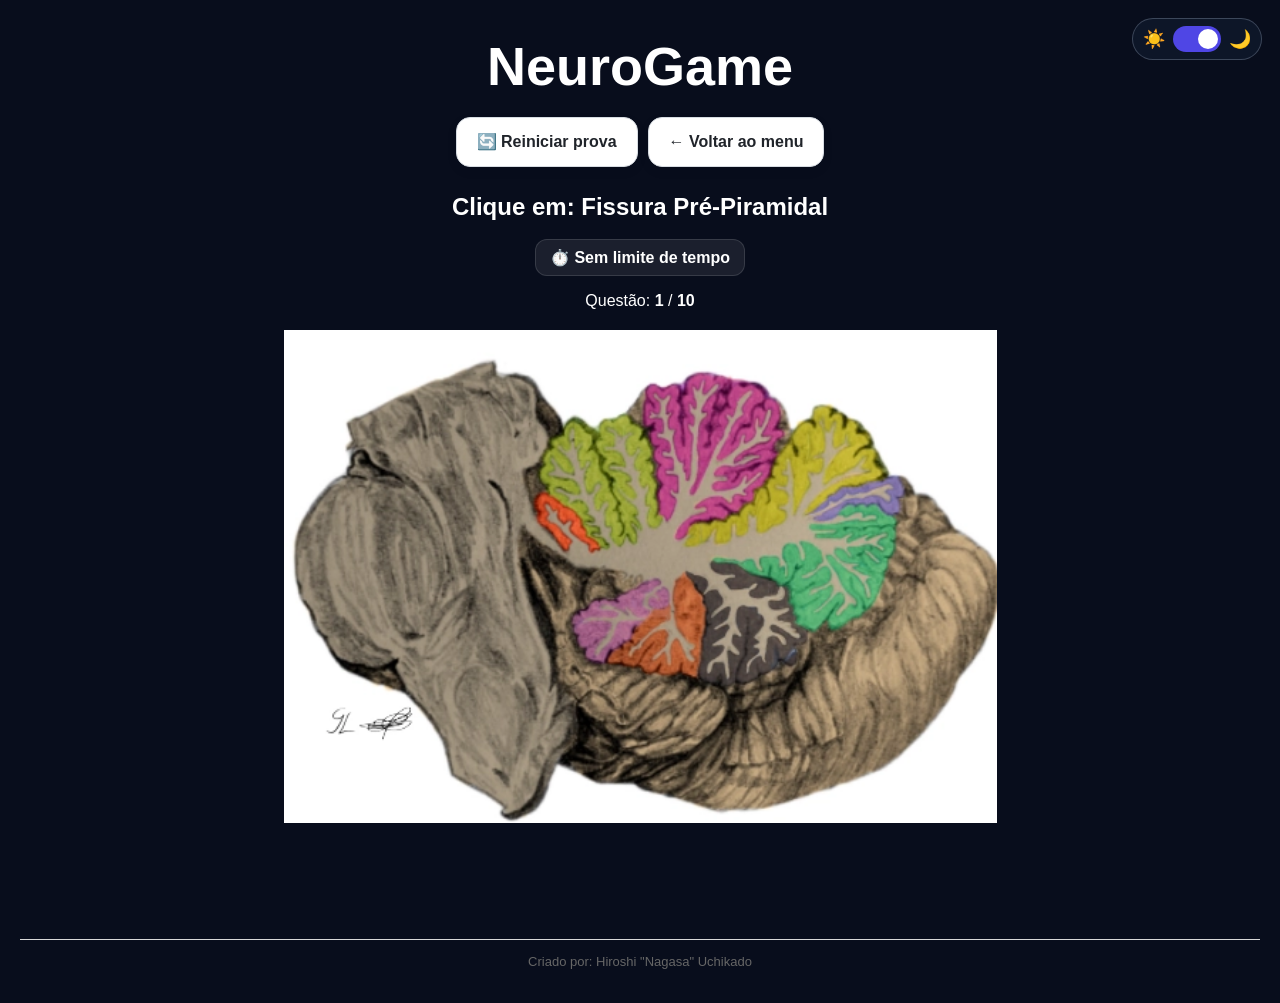
<file: prova.html>
<!DOCTYPE html>
<html lang="pt-BR">

<head>

    <meta charset="UTF-8">

    <meta
        name="viewport"
        content="width=device-width, initial-scale=1.0"
    >

    <title>
        NeuroGame — Prova
    </title>

    <link
        rel="stylesheet"
        href="style.css"
    >

</head>


<body>


<!-- ==================================================
     BOTÃO DE TEMA
     ================================================== -->

<button
    id="alternarTema"
    class="botao-tema"
    type="button"
    aria-label="Alternar tema"
>

    <span class="icone-sol">
        ☀️
    </span>

    <span class="interruptor-tema">

        <span class="bolinha-tema">
        </span>

    </span>

    <span class="icone-lua">
        🌙
    </span>

</button>


<!-- ==================================================
     TELA DE CARREGAMENTO
     ================================================== -->

<div
    id="telaCarregamentoProva"
    class="tela-carregamento"
>

    <div class="loading-container">

        <div class="loading-spinner">
        </div>

        <div class="loading-cerebro">
            🧠
        </div>

    </div>

    <p>
        Preparando prova...
    </p>

</div>


<main class="game">


    <!-- ==================================================
         TÍTULO
         ================================================== -->

    <h1>
        NeuroGame
    </h1>


    <!-- ==================================================
         AÇÕES
         ================================================== -->

    <div
        id="acoesPartida"
        class="acoes-partida"
    >

        <button
            id="reiniciarPartida"
            class="botao-acao"
            type="button"
        >
            🔄 Reiniciar prova
        </button>


        <button
            id="voltarMenu"
            class="botao-acao"
            type="button"
        >
            ← Voltar ao menu
        </button>

    </div>


    <!-- ==================================================
         PERGUNTA
         ================================================== -->

    <h2
        id="pergunta"
        aria-live="polite"
    >
        Preparando prova...
    </h2>


    <!-- ==================================================
         PAINEL
         ================================================== -->

    <div
        class="painel"
        aria-label="Informações da prova"
    >

        <span>

            Questão:

            <strong id="numeroQuestao">
                1
            </strong>

            /

            <strong id="totalQuestoes">
                0
            </strong>

        </span>

    </div>


    <!-- ==================================================
         FEEDBACK
         ================================================== -->

    <p
        id="feedback"
        aria-live="polite"
    >
    </p>


    <!-- ==================================================
         DIGITAR
         ================================================== -->

    <div
        id="areaDigitar"
        class="area-digitar"
    >

        <label
            for="respostaDigitada"
            class="sr-only"
        >
            Digite o nome da estrutura
        </label>


        <input
            id="respostaDigitada"
            type="text"
            placeholder="Digite o nome da estrutura"
            autocomplete="off"
            spellcheck="false"
        >


        <button
            id="confirmarResposta"
            type="button"
        >
            Responder
        </button>

    </div>


    <!-- ==================================================
         INFORMAÇÕES
         ================================================== -->

    <div
        id="infoEstrutura"
        class="info-estrutura"
        aria-live="polite"
    >
    </div>


    <!-- ==================================================
         IMAGEM + SVG
         ================================================== -->

    <div class="cerebro">

        <img
            id="imagemAnatomica"
            alt="Imagem anatômica utilizada na prova"
            draggable="false"
        >


        <svg
            id="camadaHotspots"
            class="hotspots"
            aria-label="Áreas interativas da imagem anatômica"
        >
        </svg>

    </div>


    <!-- ==================================================
         ANALYTICS
         ================================================== -->

    <div
        id="painelAnalytics"
        class="painel-analytics"
        hidden
    >

        <h3>
            📊 Analytics — Debug
        </h3>


        <div id="listaAnalytics">

            <p id="mensagemAnalytics">
                Nenhum registro ainda.
            </p>

        </div>

    </div>


</main>


<!-- ==================================================
     RODAPÉ
     ================================================== -->

<footer class="assinatura-site">

    Criado por: Hiroshi "Nagasa" Uchikado

</footer>


<!-- ==================================================
     ANALYTICS
     ================================================== -->

<script src="js/analytics.js"></script>


<!-- ==================================================
     MODOS DE RESPOSTA
     ================================================== -->

<script src="js/modoClicar.js"></script>

<script src="js/modoDigitar.js"></script>


<!-- ==================================================
     FUNÇÃO DO LOADING
     ================================================== -->

<script>

    function esconderLoadingProva() {

        const tela =
            document.getElementById(
                "telaCarregamentoProva"
            );


        if (
            !tela
        ) {

            return;

        }


        tela.classList.add(
            "oculta"
        );


        setTimeout(
            function() {

                tela.remove();

            },
            400
        );

    }

</script>


<!-- ==================================================
     CARREGADOR ÚNICO DOS MAPAS
     ================================================== -->

<script src="Mapas/carregarMapas.js"></script>


<!-- ==================================================
     INICIAR PROVA SOMENTE DEPOIS DOS MAPAS
     ================================================== -->

<script>

    mapasProntos
        .then(
            function() {

                console.log(
                    "✅ Mapas carregados. Iniciando prova..."
                );


                console.log(
                    "Catálogo disponível:",
                    catalogoMapas
                );


                const script =
                    document.createElement(
                        "script"
                    );


                script.src =
                    "js/prova.js";


                script.onload =
                    function() {

                        console.log(
                            "✅ prova.js carregado."
                        );

                    };


                script.onerror =
                    function() {

                        console.error(
                            "❌ Erro ao carregar js/prova.js"
                        );


                        const pergunta =
                            document.getElementById(
                                "pergunta"
                            );


                        if (
                            pergunta
                        ) {

                            pergunta.textContent =
                                "Erro ao carregar a prova.";

                        }


                        if (
                            typeof esconderLoadingProva ===
                            "function"
                        ) {

                            esconderLoadingProva();

                        }

                    };


                document.body.appendChild(
                    script
                );

            }
        )
        .catch(
            function(erro) {

                console.error(
                    "❌ Erro ao iniciar prova:",
                    erro
                );


                const pergunta =
                    document.getElementById(
                        "pergunta"
                    );


                if (
                    pergunta
                ) {

                    pergunta.textContent =
                        "Erro ao carregar os mapas.";

                }


                if (
                    typeof esconderLoadingProva ===
                    "function"
                ) {

                    esconderLoadingProva();

                }

            }
        );

</script>


<!-- ==================================================
     TEMA
     ================================================== -->

<script src="js/tema.js"></script>


</body>

</html>
</file>
<file: style.css>
/* ======================================================
   NEUROGAME — STYLE.CSS
   ====================================================== */


/* =========================
   BASE
   ========================= */

* {
    box-sizing: border-box;
}


body {
    margin: 0;
    padding: 20px;

    font-family:
        Arial,
        Helvetica,
        sans-serif;

    background: #f2f2f2;
    color: #222;
}


/* ======================================================
   MENU DE MAPAS / ATLAS
   ====================================================== */

.menu-mapas {
    display: grid;

    grid-template-columns:
        repeat(
            4,
            minmax(0, 1fr)
        );

    gap: 20px;

    max-width: 1000px;

    margin: 30px auto;

    padding: 0 20px;
}


/* =========================
   CARDS DE MAPA E ATLAS
   ========================= */

.card-mapa,
.card-atlas {

    width: 100%;

    padding: 14px;

    border:
        2px solid transparent;

    border-radius: 14px;

    background: white;

    cursor: pointer;

    display: flex;

    flex-direction: column;

    align-items: center;

    gap: 12px;

    transition:
        transform 0.2s ease,
        border-color 0.2s ease,
        box-shadow 0.2s ease;
}


.card-mapa img,
.card-atlas img {

    width: 100%;

    height: 150px;

    object-fit: contain;

    border-radius: 10px;
}


.card-mapa span,
.card-atlas span {

    font-size: 16px;

    font-weight: 700;

    text-align: center;

    line-height: 1.3;
}


@media (hover: hover) and (pointer: fine) {

    .card-mapa:hover,
    .card-atlas:hover {

        transform:
            translateY(-4px);

        border-color:
            #777;

        box-shadow:
            0 6px 18px
            rgba(0, 0, 0, 0.12);

    }

}


.card-mapa.selecionado,
.card-atlas.selecionado {

    border-color: #222;

    box-shadow:
        0 6px 18px
        rgba(0, 0, 0, 0.14);

}


/* =========================
   TABLET
   ========================= */

@media (max-width: 900px) {

    .menu-mapas {

        grid-template-columns:
            repeat(
                2,
                minmax(0, 1fr)
            );

    }

}


/* =========================
   CELULAR
   ========================= */

@media (max-width: 500px) {

    body {

        padding: 12px;

    }


    .menu-mapas {

        grid-template-columns:
            1fr;

        padding: 0;

    }

}


/* ======================================================
   MENU DE MODOS
   ====================================================== */

.menu-modos {

    display: none;

    margin-top: 30px;

    text-align: center;

}


.menu-modos.visivel {

    display: block;

}


.botao-modo {

    margin: 10px;

    padding:
        14px 24px;

    border: none;

    border-radius: 10px;

    font-size: 18px;

    cursor: pointer;

}


/* ======================================================
   ÁREA DO JOGO
   ====================================================== */

.game {

    text-align: center;

}


/* =========================
   IMAGEM ANATÔMICA + SVG
   ========================= */

.cerebro {

    position: relative;

    width: 713px;

    max-width: 100%;

    margin:
        20px auto;

}


.cerebro img {

    display: block;

    width: 100%;

    height: auto;

}


/* =========================
   CAMADA SVG
   ========================= */

.hotspots {

    position: absolute;

    top: 0;

    left: 0;

    width: 100%;

    height: 100%;

    pointer-events: none;

}


/* ======================================================
   ATIVAR SVG NO MODO CLICAR
   ====================================================== */

body.modo-clicar #camadaHotspots {

    pointer-events: auto;

    touch-action: manipulation;

}


/* ======================================================
   ESTRUTURAS DO JOGO
   ====================================================== */


/* =========================
   ÁREAS / POLÍGONOS
   ========================= */

.estrutura-area {

    fill: transparent;

    stroke: transparent;

    cursor: pointer;

    pointer-events: all;

}


/* =========================
   LINHAS / SULCOS
   ========================= */

.estrutura-linha {

    fill: none;

    stroke: transparent;

    stroke-width: 24;

    stroke-linecap: round;

    stroke-linejoin: round;

    cursor: pointer;

    pointer-events: stroke;

}


/* ======================================================
   HITBOX INVISÍVEL DAS LINHAS
   ====================================================== */


/* =========================
   COMPUTADOR
   ========================= */

.estrutura-hitbox {

    fill: none;


    /*
        Quase transparente.

        Evitamos stroke: transparent porque
        alguns navegadores podem ter comportamento
        diferente com pointer-events.
    */

    stroke:
        rgba(
            0,
            0,
            0,
            0.001
        );


    /*
        Área clicável da linha no computador.
    */

    stroke-width: 32;


    stroke-linecap: round;

    stroke-linejoin: round;


    /*
        Apenas o traçado invisível
        recebe o clique.
    */

    pointer-events: stroke;


    cursor: pointer;


    /*
        Mantém a largura da hitbox
        constante mesmo quando o SVG
        é redimensionado.
    */

    vector-effect:
        non-scaling-stroke;

}


/* =========================
   HITBOX MOBILE / TABLET
   ========================= */

@media (max-width: 768px) {

    .estrutura-hitbox {

        /*
            Área maior para o dedo.
        */

        stroke-width: 44;

    }

}


/* =========================
   HOVER SOMENTE NO MODO CLICAR
   ========================= */

@media (hover: hover) and (pointer: fine) {

    .modo-clicar
    .estrutura-area:hover {

        fill:
            rgba(
                255,
                215,
                0,
                0.35
            );

        stroke: #222;

        stroke-width: 2;

    }


    .modo-clicar
    .estrutura-linha:hover {

        fill: none;

        stroke:
            rgba(
                230,
                170,
                0,
                0.95
            );

        stroke-width: 8;

        stroke-linecap: round;
        stroke-linejoin: round;

        vector-effect:
            non-scaling-stroke;

    }


    .modo-clicar
    .estrutura-linha:has(+ .estrutura-hitbox:hover) {

        fill: none;

        stroke:
            rgba(
                230,
                170,
                0,
                0.95
            );

        stroke-width: 8;

        stroke-linecap: round;
        stroke-linejoin: round;

        vector-effect:
            non-scaling-stroke;

    }

}


/* =========================
   ACERTO / ERRO — ÁREA
   ========================= */

.estrutura-area.correto {

    fill:
        rgba(
            0,
            200,
            0,
            0.35
        );

    stroke: green;

    stroke-width: 2;

}


.estrutura-area.errado {

    fill:
        rgba(
            255,
            0,
            0,
            0.35
        );

    stroke: red;

    stroke-width: 2;

}


/* =========================
   ACERTO / ERRO — LINHA
   ========================= */

.estrutura-linha.correto {

    fill: none;

    stroke: green;

    stroke-width: 8;

    stroke-linecap: round;
    stroke-linejoin: round;

    vector-effect:
        non-scaling-stroke;

}


.estrutura-linha.errado {

    fill: none;

    stroke: red;

    stroke-width: 8;

    stroke-linecap: round;
    stroke-linejoin: round;

    vector-effect:
        non-scaling-stroke;

}


/* =========================
   DESTAQUE MODO DIGITAR
   ========================= */

.estrutura-area.destacada {

    fill:
        rgba(
            255,
            215,
            0,
            0.45
        );

    stroke:
        rgba(
            230,
            170,
            0,
            0.95
        );

    stroke-width: 3;

    stroke-linejoin: round;

    pointer-events: none;

}


.estrutura-linha.destacada {

    fill: none;

    stroke:
        rgba(
            230,
            170,
            0,
            0.95
        );

    stroke-width: 8;

    stroke-linecap: round;
    stroke-linejoin: round;

    pointer-events: none;

    vector-effect:
        non-scaling-stroke;

}


/* =========================
   CURSOR POR MODO
   ========================= */

.modo-clicar
.estrutura-area,

.modo-clicar
.estrutura-linha,

.modo-clicar
.estrutura-hitbox {

    cursor: pointer;

    touch-action: manipulation;

}


.modo-digitar
.estrutura-area,

.modo-digitar
.estrutura-linha {

    cursor: default;

}


/* ======================================================
   BOTÕES DA PARTIDA
   ====================================================== */

.acoes-partida {

    display: none;

    justify-content: center;

    gap: 15px;

    margin:
        25px auto;

    flex-wrap: wrap;

}


.acoes-partida.visivel {

    display: flex;

}


.botao-acao {

    padding:
        12px 22px;

    border: none;

    border-radius: 10px;

    font-size: 16px;

    font-weight: 600;

    cursor: pointer;

}


@media (hover: hover) and (pointer: fine) {

    .botao-acao:hover {

        opacity: 0.85;

    }

}


/* ======================================================
   MODO DIGITAR
   ====================================================== */

.area-digitar {

    display: none;

    justify-content: center;

    align-items: center;

    gap: 10px;

    margin:
        20px auto;

    flex-wrap: wrap;

}


.area-digitar.visivel {

    display: flex;

}


.area-digitar input {

    width: 300px;

    max-width: 90%;

    padding: 12px;

    font-size: 17px;

    border:
        1px solid #aaa;

    border-radius: 8px;

}


.area-digitar button {

    padding:
        12px 20px;

    font-size: 16px;

    cursor: pointer;

    border: none;

    border-radius: 8px;

}


/* ======================================================
   ANALYTICS
   ====================================================== */

.painel-analytics {

    margin:
        30px auto;

    padding: 20px;

    max-width: 1000px;

    background: #f5f5f5;

    border:
        1px solid #ccc;

    border-radius: 12px;

    text-align: left;

}


.painel-analytics h3 {

    margin-top: 0;

}


.registro-analytics {

    background: white;

    border:
        1px solid #ddd;

    border-radius: 8px;

    padding: 12px;

    margin-bottom: 12px;

    font-family: monospace;

    font-size: 14px;

    overflow-x: auto;

}


.registro-analytics.acerto {

    border-left:
        5px solid green;

}


.registro-analytics.erro {

    border-left:
        5px solid red;

}


/* ======================================================
   MODO PROVA
   ====================================================== */

.card-prova {

    max-width: 500px;

    margin:
        40px auto;

    padding: 24px;

    border:
        1px solid #ccc;

    border-radius: 14px;

    text-align: center;

    background: #f7f7f7;

}


.card-prova input,
.card-prova select {

    display: block;

    width: 100%;

    margin:
        10px 0 18px;

    padding: 10px;

    font-size: 16px;

    border-radius: 8px;

    border:
        1px solid #aaa;

}


.card-prova button {

    padding:
        12px 24px;

    font-size: 16px;

    font-weight: 600;

    border: none;

    border-radius: 10px;

    cursor: pointer;

}


/* ======================================================
   ATLAS INTERATIVO
   ====================================================== */

.info-atlas {

    max-width: 600px;

    margin:
        20px auto;

    padding: 15px;

    border:
        1px solid #ccc;

    border-radius: 10px;

    background: #f7f7f7;

    font-size: 18px;

}


.info-atlas strong {

    margin-left: 8px;

}


/* ==================================================
   ESTRUTURAS DO ATLAS
   ================================================== */

.estrutura-atlas {

    cursor: pointer;

    transition:
        filter 0.2s ease,
        stroke-width 0.2s ease;

}


/* POLÍGONOS */

.estrutura-atlas.estrutura-area {

    pointer-events: all;

}


/* LINHAS */

.estrutura-atlas.estrutura-linha {

    fill: none;

    pointer-events: stroke;

}


/* HOVER */

.estrutura-atlas:hover {

    filter:
        brightness(1.3);

}


/* =========================
   HOVER DO ATLAS
   ========================= */

@media (hover: hover) and (pointer: fine) {

    .estrutura-atlas.estrutura-area:hover {

        fill:
            rgba(
                255,
                215,
                0,
                0.30
            );

        stroke: #222;

        stroke-width: 2;

    }


    .estrutura-atlas.estrutura-linha:hover {

        stroke:
            rgba(
                255,
                215,
                0,
                0.8
            );

        stroke-width: 24;

    }

}


/* =========================
   ESTRUTURA SELECIONADA
   ========================= */

.estrutura-atlas.estrutura-area.selecionada-atlas {

    fill:
        rgba(
            0,
            150,
            255,
            0.35
        );

    stroke: #0066aa;

    stroke-width: 2;

}


.estrutura-atlas.estrutura-linha.selecionada-atlas {

    fill: none;

    stroke: #0066aa;

    stroke-width: 24;

}


.acoes-atlas {

    margin:
        25px auto;

}


/* ======================================================
   MENU PRINCIPAL
   ====================================================== */

.menu-principal {

    text-align: center;

    max-width: 900px;

    margin:
        60px auto;

    padding: 20px;

}


.menu-principal h1 {

    font-size: 42px;

    margin-bottom: 10px;

}


.menu-principal > p {

    font-size: 18px;

    margin-bottom: 40px;

}


/* =========================
   OPÇÕES PRINCIPAIS
   ========================= */

.opcoes-principais {

    display: grid;

    grid-template-columns:
        repeat(
            2,
            minmax(0, 1fr)
        );

    gap: 30px;

}


.opcao-principal {

    min-height: 260px;

    padding: 30px;

    border:
        2px solid transparent;

    border-radius: 20px;

    background: white;

    cursor: pointer;

    display: flex;

    flex-direction: column;

    justify-content: center;

    align-items: center;

    gap: 15px;

    transition:
        transform 0.2s ease,
        border-color 0.2s ease,
        box-shadow 0.2s ease;

}


@media (hover: hover) and (pointer: fine) {

    .opcao-principal:hover {

        transform:
            translateY(-6px);

        border-color: #555;

        box-shadow:
            0 10px 25px
            rgba(0, 0, 0, 0.12);

    }

}


.icone-principal {

    font-size: 60px;

}


.opcao-principal strong {

    font-size: 28px;

}


.opcao-principal small {

    font-size: 15px;

    color: #666;

    max-width: 240px;

}


/* =========================
   MOBILE — MENU PRINCIPAL
   ========================= */

@media (max-width: 600px) {

    .menu-principal {

        margin:
            30px auto;

        padding: 10px;

    }


    .menu-principal h1 {

        font-size: 34px;

    }


    .opcoes-principais {

        grid-template-columns:
            1fr;

    }


    .opcao-principal {

        min-height: 210px;

        padding: 24px;

    }

}


/* ==================================================
   MENU DE CATEGORIAS DO JOGO
   ================================================== */

.menu-categorias {

    display: flex;

    flex-direction: column;

    gap: 12px;

    width: 100%;

    max-width: 500px;

    margin:
        20px auto
        30px auto;

}


/* BOTÕES DAS CATEGORIAS */

.botao-categoria {

    width: 100%;

    padding:
        16px 20px;

    border:
        2px solid #dddddd;

    border-radius: 12px;

    background: white;

    font-size: 18px;

    font-weight: 600;

    cursor: pointer;

    transition: 0.2s;

}


/* PASSAR O MOUSE */

.botao-categoria:hover {

    transform:
        translateY(-2px);

    border-color:
        #555555;

}


/* CATEGORIA SELECIONADA */

.botao-categoria.selecionado {

    border-color:
        #000000;

    background:
        #eeeeee;

    transform:
        scale(1.02);

}


/* CELULAR */

@media (max-width: 600px) {

    .menu-categorias {

        width: 100%;

        gap: 10px;

    }


    .botao-categoria {

        font-size: 16px;

        padding: 14px;

    }

}


/* ======================================================
   NEUROGAME — VISUALIZAÇÃO MOBILE

   No modo clicar, as marcações ficam visíveis
   em telas menores.
   ====================================================== */

@media (max-width: 768px) {


    /* ==================================================
       POLÍGONOS / ÁREAS
       ================================================== */

    body.modo-clicar
    #camadaHotspots
    .estrutura-area {

        fill:
            rgba(
                0,
                120,
                255,
                0.18
            );

        stroke:
            rgba(
                0,
                90,
                220,
                0.85
            );

        stroke-width: 3;

        stroke-linejoin:
            round;

        cursor: pointer;

    }


    /* ==================================================
       LINHAS / SULCOS VISÍVEIS
       ================================================== */

    body.modo-clicar
    #camadaHotspots
    .estrutura-linha {

        fill: none;

        stroke:
            rgba(
                0,
                90,
                220,
                0.85
            );

        /*
            Mesma linguagem visual do contorno dos polígonos.
            A hitbox continua maior e invisível.
        */

        stroke-width: 8;

        stroke-linecap:
            round;

        stroke-linejoin:
            round;

        cursor: pointer;

    }


    /* ==================================================
       HITBOX MOBILE
       ================================================== */

    body.modo-clicar
    #camadaHotspots
    .estrutura-hitbox {

        stroke-width: 44;

    }

}

/* ======================================================
   ASSINATURA DO SITE
   ====================================================== */

.assinatura-site {
    width: 100%;
    text-align: center;

    margin-top: 40px;
    padding: 14px 10px;

    font-size: 13px;
    color: #666;

    border-top: 1px solid #d8d8d8;
}
/* ======================================================
   FEEDBACK FINAL DA PARTIDA
   ====================================================== */

.feedback-final-overlay {
    position: fixed;
    inset: 0;
    z-index: 9999;

    display: flex;
    align-items: center;
    justify-content: center;

    padding: 20px;

    background:
        rgba(
            0,
            0,
            0,
            0.62
        );

    overflow-y: auto;
}


.feedback-final-card {
    width: 100%;
    max-width: 720px;

    max-height:
        calc(
            100vh - 40px
        );

    overflow-y: auto;

    padding: 28px;

    border-radius: 18px;

    background: #ffffff;

    box-shadow:
        0 20px 60px
        rgba(
            0,
            0,
            0,
            0.25
        );

    text-align: center;
}


.feedback-final-card h2 {
    margin:
        0 0 12px;

    font-size: 30px;
}


.feedback-final-classificacao {
    margin:
        0 0 8px;

    font-size: 22px;
}


.feedback-final-mensagem {
    margin:
        0 auto 24px;

    max-width: 560px;

    color: #555;

    line-height: 1.5;
}


.feedback-final-resumo {
    display: grid;

    grid-template-columns:
        repeat(
            4,
            minmax(0, 1fr)
        );

    gap: 12px;

    margin:
        20px 0 28px;
}


.feedback-final-resumo > div {
    padding:
        16px 10px;

    border:
        1px solid #dddddd;

    border-radius: 12px;

    background: #f7f7f7;
}


.feedback-final-resumo strong {
    display: block;

    margin-bottom: 6px;

    font-size: 21px;
}


.feedback-final-resumo span {
    font-size: 13px;

    color: #666;
}


.feedback-final-revisao {
    margin-top: 10px;

    text-align: left;
}


.feedback-final-revisao h3 {
    margin-bottom: 12px;

    text-align: center;
}


.feedback-final-lista {
    display: flex;

    flex-direction: column;

    gap: 8px;
}


.feedback-final-item {
    display: flex;

    align-items: center;

    justify-content: space-between;

    gap: 15px;

    padding:
        12px 14px;

    border:
        1px solid #e1e1e1;

    border-radius: 10px;

    background: #fafafa;
}


.feedback-final-item span {
    font-weight: 600;
}


.feedback-final-item strong {
    white-space: nowrap;

    font-size: 14px;
}


.feedback-final-perfeito {
    padding: 18px;

    border-radius: 12px;

    background: #f5f5f5;

    text-align: center;
}


.feedback-final-botoes {
    display: flex;

    justify-content: center;

    gap: 10px;

    margin-top: 26px;

    flex-wrap: wrap;
}


.feedback-final-botoes button {
    padding:
        12px 18px;

    border: none;

    border-radius: 10px;

    font-size: 15px;

    font-weight: 600;

    cursor: pointer;
}


.feedback-final-botoes button:hover {
    opacity: 0.85;
}


@media (max-width: 700px) {

    .feedback-final-overlay {
        padding: 12px;
    }


    .feedback-final-card {
        padding:
            20px 16px;

        max-height:
            calc(
                100vh - 24px
            );
    }


    .feedback-final-card h2 {
        font-size: 25px;
    }


    .feedback-final-resumo {
        grid-template-columns:
            repeat(
                2,
                minmax(0, 1fr)
            );
    }


    .feedback-final-item {
        align-items: flex-start;
    }


    .feedback-final-botoes {
        flex-direction: column;
    }


    .feedback-final-botoes button {
        width: 100%;
    }

}


/* ======================================================
   SELEÇÃO DE TÓPICOS — NEUROGAME
   ====================================================== */

#menuTopicos {
    width: 100%;
    max-width: 700px;
    margin: 30px auto;
    padding: 32px 28px;

    box-sizing: border-box;

    flex-direction: column;
    align-items: center;

    background: #ffffff;

    border: 1px solid #e4e4e4;
    border-radius: 18px;

    box-shadow:
        0 10px 30px rgba(0, 0, 0, 0.08);

    text-align: center;
}


#menuTopicos h2 {
    margin: 0 0 8px;

    font-size: 28px;
    font-weight: 700;
}


#menuTopicos > p {
    margin: 0 0 25px;

    font-size: 15px;
    color: #666;

    line-height: 1.5;
}


/* ======================================================
   LISTA DE TÓPICOS
   ====================================================== */

.lista-topicos {
    width: 100%;

    display: grid;

    grid-template-columns:
        repeat(
            auto-fit,
            minmax(180px, 1fr)
        );

    gap: 14px;

    margin-bottom: 25px;
}


/* ======================================================
   BOTÃO DE TÓPICO
   ====================================================== */

.botao-topico {
    min-height: 64px;

    padding: 16px 20px;

    border: 2px solid #e2e2e2;
    border-radius: 14px;

    background: #fafafa;

    font-size: 17px;
    font-weight: 600;

    cursor: pointer;

    transition:
        transform 0.2s ease,
        box-shadow 0.2s ease,
        border-color 0.2s ease,
        background 0.2s ease;
}


.botao-topico:hover {
    transform: translateY(-2px);

    background: #ffffff;

    border-color: #a9a9a9;

    box-shadow:
        0 7px 18px rgba(0, 0, 0, 0.09);
}


/* ======================================================
   BOTÃO VOLTAR DO MENU DE TÓPICOS
   ====================================================== */

#menuTopicos .botao-voltar {
    margin-top: 5px;

    padding: 11px 20px;

    border: none;
    border-radius: 10px;

    background: #eeeeee;

    font-size: 15px;
    font-weight: 600;

    cursor: pointer;

    transition:
        background 0.2s ease,
        transform 0.2s ease;
}


#menuTopicos .botao-voltar:hover {
    background: #dddddd;

    transform: translateY(-1px);
}


/* ======================================================
   CONFIGURAÇÃO DA PROVA
   ====================================================== */

#menuConfiguracaoProva {
    width: 100%;
    max-width: 700px;

    margin: 30px auto;

    padding: 32px 28px;

    box-sizing: border-box;

    background: #ffffff;

    border: 1px solid #e4e4e4;
    border-radius: 18px;

    box-shadow:
        0 10px 30px rgba(0, 0, 0, 0.08);

    text-align: center;
}


/* ======================================================
   CAMPOS DA PROVA
   ====================================================== */

#menuConfiguracaoProva input[type="number"],
#menuConfiguracaoProva select {
    padding: 9px 12px;

    border: 1px solid #cccccc;
    border-radius: 8px;

    background: #ffffff;

    font-size: 15px;
}


#menuConfiguracaoProva input[type="number"] {
    width: 90px;
}


/* ======================================================
   ÁREA DE TÓPICOS DA PROVA
   ====================================================== */

.area-topicos-prova {
    margin: 28px 0;

    padding: 22px;

    border-radius: 14px;

    background: #f7f7f7;

    border: 1px solid #e7e7e7;
}


.area-topicos-prova h3 {
    margin: 0 0 8px;

    font-size: 21px;
}


.area-topicos-prova > p {
    margin: 0 0 20px;

    font-size: 14px;
    color: #666;
}


/* ======================================================
   CHECKBOXES DA PROVA
   ====================================================== */

.lista-topicos-prova {
    display: grid;

    grid-template-columns:
        repeat(
            auto-fit,
            minmax(190px, 1fr)
        );

    gap: 12px;
}


.opcao-topico-prova {
    display: flex;

    align-items: center;

    gap: 10px;

    min-height: 50px;

    padding: 12px 15px;

    box-sizing: border-box;

    background: #ffffff;

    border: 1px solid #dddddd;
    border-radius: 10px;

    cursor: pointer;

    transition:
        border-color 0.2s ease,
        box-shadow 0.2s ease,
        transform 0.2s ease;
}


.opcao-topico-prova:hover {
    border-color: #aaaaaa;

    box-shadow:
        0 4px 12px rgba(0, 0, 0, 0.07);

    transform: translateY(-1px);
}


.opcao-topico-prova input {
    width: 18px;
    height: 18px;

    cursor: pointer;
}


.opcao-topico-prova span {
    font-size: 16px;
    font-weight: 600;
}


/* ======================================================
   BOTÕES DA CONFIGURAÇÃO DA PROVA
   ====================================================== */

#iniciarProva {
    padding: 12px 24px;

    border: none;
    border-radius: 10px;

    font-size: 16px;
    font-weight: 700;

    cursor: pointer;
}


#voltarModoProva {
    padding: 12px 20px;

    border: none;
    border-radius: 10px;

    background: #eeeeee;

    font-size: 15px;
    font-weight: 600;

    cursor: pointer;

    margin-left: 8px;
}


/* ======================================================
   RESPONSIVO — CELULAR
   ====================================================== */

@media (max-width: 700px) {

    #menuTopicos,
    #menuConfiguracaoProva {
        width: calc(100% - 24px);

        margin: 20px auto;

        padding: 24px 16px;

        border-radius: 14px;
    }


    #menuTopicos h2 {
        font-size: 24px;
    }


    .lista-topicos {
        grid-template-columns: 1fr;
    }


    .lista-topicos-prova {
        grid-template-columns: 1fr;
    }


    .botao-topico {
        width: 100%;
    }


    .opcao-topico-prova {
        width: 100%;
    }


    #menuConfiguracaoProva input[type="number"],
    #menuConfiguracaoProva select {
        margin-top: 6px;
    }


    #iniciarProva,
    #voltarModoProva {
        width: 100%;

        margin:
            8px 0 0;
    }

}

/* ======================================================
   AJUSTES FINAIS — MENU DE TÓPICOS E MODO PROVA
   Compatível com o novo jogo-menu.html
   ====================================================== */

#tituloMenuPrincipal {
    margin: 22px 0 10px;
    text-align: center;
}

#menuTopicos {
    width: min(700px, calc(100% - 24px));
    margin: 28px auto 32px;
    padding: 30px 26px;
    flex-direction: column;
    align-items: stretch;
    justify-content: center;
    gap: 0;
    background: #ffffff;
    border: 1px solid #e1e1e1;
    border-radius: 18px;
    box-shadow: 0 10px 28px rgba(0, 0, 0, 0.08);
    text-align: center;
}

#menuTopicos h2 {
    width: 100%;
    margin: 0 0 8px;
    font-size: 28px;
    line-height: 1.2;
}

#menuTopicos > p {
    width: 100%;
    margin: 0 0 24px;
    color: #666;
    font-size: 15px;
    line-height: 1.5;
}

.lista-topicos {
    width: 100%;
    margin: 0 0 20px;
    padding: 0;
    display: grid;
    grid-template-columns: repeat(auto-fit, minmax(190px, 1fr));
    gap: 12px;
}

.botao-topico {
    width: 100%;
    min-height: 62px;
    margin: 0;
    display: flex;
    align-items: center;
    justify-content: center;
    padding: 14px 18px;
    border: 2px solid #dedede;
    border-radius: 12px;
    background: #ffffff;
    font-size: 17px;
    font-weight: 700;
    line-height: 1.25;
    cursor: pointer;
}

#menuTopicos .botao-voltar {
    align-self: center;
    min-width: 130px;
    margin: 2px 0 0;
    padding: 11px 20px;
    border: none;
    border-radius: 10px;
    background: #eeeeee;
    font-size: 15px;
    font-weight: 600;
    cursor: pointer;
}

#menuConfiguracaoProva {
    width: min(700px, calc(100% - 24px));
    margin: 28px auto 32px;
    padding: 30px 26px;
    background: #ffffff;
    border: 1px solid #e1e1e1;
    border-radius: 18px;
    box-shadow: 0 10px 28px rgba(0, 0, 0, 0.08);
    text-align: center;
}

#menuConfiguracaoProva h2 {
    margin: 0 0 24px;
    font-size: 28px;
    line-height: 1.2;
}

.campos-configuracao-prova {
    width: 100%;
    max-width: 560px;
    margin: 0 auto 24px;
    display: grid;
    grid-template-columns: repeat(2, minmax(0, 1fr));
    gap: 16px;
}

.campo-prova {
    display: flex;
    flex-direction: column;
    align-items: stretch;
    gap: 8px;
    text-align: left;
}

.campo-prova label {
    margin: 0;
    font-size: 14px;
    font-weight: 700;
    color: #333;
}

#menuConfiguracaoProva .campo-prova input[type="number"],
#menuConfiguracaoProva .campo-prova select {
    width: 100%;
    height: 44px;
    margin: 0;
    padding: 9px 12px;
    border: 1px solid #cccccc;
    border-radius: 9px;
    background: #ffffff;
    font-size: 15px;
}

.area-topicos-prova {
    width: 100%;
    max-width: 560px;
    margin: 0 auto 24px;
    padding: 20px;
    background: #f7f7f7;
    border: 1px solid #e5e5e5;
    border-radius: 14px;
}

.area-topicos-prova h3 {
    margin: 0 0 7px;
    font-size: 21px;
    line-height: 1.25;
}

.area-topicos-prova > p {
    margin: 0 0 18px;
    color: #666;
    font-size: 14px;
    line-height: 1.45;
}

.lista-topicos-prova {
    display: grid;
    grid-template-columns: repeat(auto-fit, minmax(180px, 1fr));
    gap: 10px;
}

.opcao-topico-prova {
    width: 100%;
    min-height: 52px;
    display: flex;
    align-items: center;
    gap: 10px;
    margin: 0;
    padding: 11px 13px;
    background: #ffffff;
    border: 1px solid #dddddd;
    border-radius: 10px;
    text-align: left;
    cursor: pointer;
}

.opcao-topico-prova input[type="checkbox"] {
    width: 18px;
    height: 18px;
    margin: 0;
    flex: 0 0 auto;
    cursor: pointer;
}

.opcao-topico-prova span {
    font-size: 15px;
    font-weight: 600;
}

.acoes-configuracao-prova {
    width: 100%;
    max-width: 560px;
    margin: 0 auto;
    display: flex;
    justify-content: center;
    align-items: center;
    gap: 10px;
    flex-wrap: wrap;
}

#iniciarProva,
#voltarModoProva {
    min-height: 44px;
    margin: 0;
    padding: 11px 20px;
    border: none;
    border-radius: 10px;
    font-size: 15px;
    font-weight: 700;
    cursor: pointer;
}

#iniciarProva {
    background: #222;
    color: #ffffff;
}

#voltarModoProva {
    background: #eeeeee;
    color: #222;
}

@media (hover: hover) and (pointer: fine) {
    #iniciarProva:hover,
    #voltarModoProva:hover,
    #menuTopicos .botao-voltar:hover {
        opacity: 0.86;
    }

    .botao-topico:hover,
    .opcao-topico-prova:hover {
        transform: translateY(-2px);
        box-shadow: 0 5px 14px rgba(0, 0, 0, 0.08);
    }
}

.acoes-atlas {
    margin: 22px auto 10px;
    text-align: center;
}

#voltarPrincipalJogo {
    margin: 0 auto;
}

@media (max-width: 700px) {
    #tituloMenuPrincipal {
        margin-top: 16px;
        font-size: 24px;
    }

    #menuTopicos,
    #menuConfiguracaoProva {
        width: 100%;
        margin: 18px auto 24px;
        padding: 22px 16px;
        border-radius: 14px;
    }

    #menuTopicos h2,
    #menuConfiguracaoProva h2 {
        font-size: 24px;
    }

    .lista-topicos,
    .lista-topicos-prova,
    .campos-configuracao-prova {
        grid-template-columns: 1fr;
    }

    .campos-configuracao-prova,
    .area-topicos-prova,
    .acoes-configuracao-prova {
        max-width: 100%;
    }

    .botao-topico,
    .opcao-topico-prova {
        width: 100%;
    }

    .acoes-configuracao-prova {
        flex-direction: column;
    }

    #iniciarProva,
    #voltarModoProva {
        width: 100%;
    }
}
/* ======================================================
   NEUROGAME — REFRESH VISUAL FINAL DOS BOTÕES
   ====================================================== */

/* Área geral do jogo */
.game {
    max-width: 1100px;
    margin: 0 auto;
    padding: 18px 16px 56px;
    text-align: center;
}

.game h1 {
    margin: 0 0 14px;
    font-size: clamp(34px, 5vw, 54px);
    line-height: 1.05;
}

.game h2 {
    margin: 0 0 18px;
    line-height: 1.2;
}

/* Base unificada dos botões principais */
.botao-acao,
.botao-modo,
.botao-categoria,
#iniciarProva,
#voltarModoProva,
#menuTopicos .botao-voltar {
    display: inline-flex;
    align-items: center;
    justify-content: center;
    min-height: 50px;
    padding: 13px 20px;
    border: 1px solid #d7dce2;
    border-radius: 14px;
    background: #ffffff;
    color: #20242a;
    font-family: inherit;
    font-size: 16px;
    font-weight: 700;
    line-height: 1.2;
    text-align: center;
    cursor: pointer;
    box-shadow: 0 4px 12px rgba(0, 0, 0, 0.06);
    transition:
        transform 0.18s ease,
        box-shadow 0.18s ease,
        border-color 0.18s ease,
        background 0.18s ease;
}

@media (hover: hover) and (pointer: fine) {
    .botao-acao:hover,
    .botao-modo:hover,
    .botao-categoria:hover,
    #iniciarProva:hover,
    #voltarModoProva:hover,
    #menuTopicos .botao-voltar:hover {
        transform: translateY(-2px);
        border-color: #aeb7c2;
        background: #fafbfc;
        box-shadow: 0 8px 20px rgba(0, 0, 0, 0.10);
        opacity: 1;
    }
}

.botao-acao:active,
.botao-modo:active,
.botao-categoria:active,
#iniciarProva:active,
#voltarModoProva:active,
#menuTopicos .botao-voltar:active {
    transform: translateY(0);
    box-shadow: 0 3px 8px rgba(0, 0, 0, 0.08);
}

.botao-acao:focus-visible,
.botao-modo:focus-visible,
.botao-categoria:focus-visible,
#iniciarProva:focus-visible,
#voltarModoProva:focus-visible,
#menuTopicos .botao-voltar:focus-visible {
    outline: 3px solid rgba(45, 108, 223, 0.25);
    outline-offset: 3px;
}

.botao-categoria.selecionado,
.botao-modo.selecionado,
.card-mapa.selecionado,
.card-atlas.selecionado {
    border-color: #2d6cdf;
    background: #eef4ff;
    box-shadow: 0 7px 18px rgba(45, 108, 223, 0.14);
}

/* Menu inicial */
.menu-categorias {
    width: min(520px, 100%);
    max-width: 520px;
    margin: 24px auto 28px;
    display: flex;
    flex-direction: column;
    gap: 12px;
}

.menu-categorias .botao-categoria {
    width: 100%;
    min-height: 58px;
    margin: 0;
    font-size: 17px;
}

/* Menu de modos */
.menu-modos {
    width: min(720px, 100%);
    margin: 28px auto 0;
    text-align: center;
}

.menu-modos.visivel {
    display: block;
}

.menu-modos h2 {
    margin-bottom: 18px;
}

.menu-modos .botao-modo,
.menu-modos > .botao-acao {
    min-width: 150px;
    margin: 6px;
}

/* Ações durante a partida */
.acoes-partida {
    display: none;
    justify-content: center;
    align-items: center;
    gap: 12px;
    margin: 22px auto 26px;
    flex-wrap: wrap;
}

.acoes-partida.visivel {
    display: flex;
}

.acoes-partida .botao-acao {
    min-width: 170px;
    margin: 0;
}

/* Botão de retorno ao menu principal */
.acoes-atlas {
    display: flex;
    justify-content: center;
    margin: 30px auto 8px;
}

#voltarPrincipalJogo {
    min-width: 250px;
    margin: 0;
}

/* Menu de tópicos */
#menuTopicos {
    width: min(700px, 100%);
    margin: 28px auto 32px;
    padding: 28px 24px;
    flex-direction: column;
    align-items: stretch;
    background: #ffffff;
    border: 1px solid #e0e3e7;
    border-radius: 20px;
    box-shadow: 0 10px 28px rgba(0, 0, 0, 0.07);
    text-align: center;
}

#menuTopicos h2 {
    margin: 0 0 8px;
    font-size: 28px;
}

#menuTopicos > p {
    margin: 0 0 22px;
    color: #667085;
    line-height: 1.45;
}

.lista-topicos {
    width: 100%;
    display: grid;
    grid-template-columns: repeat(auto-fit, minmax(190px, 1fr));
    gap: 12px;
    margin: 0 0 18px;
    padding: 0;
}

.botao-topico {
    width: 100%;
    min-height: 58px;
    margin: 0;
    display: flex;
    align-items: center;
    justify-content: center;
    padding: 14px 18px;
    border: 1px solid #d7dce2;
    border-radius: 14px;
    background: #ffffff;
    font-size: 17px;
    font-weight: 700;
    box-shadow: 0 4px 12px rgba(0, 0, 0, 0.05);
}

#menuTopicos .botao-voltar {
    align-self: center;
    min-width: 140px;
    margin: 0;
}

/* Configuração da prova */
#menuConfiguracaoProva {
    width: min(700px, 100%);
    margin: 28px auto 32px;
    padding: 28px 24px;
    background: #ffffff;
    border: 1px solid #e0e3e7;
    border-radius: 20px;
    box-shadow: 0 10px 28px rgba(0, 0, 0, 0.07);
    text-align: center;
}

#menuConfiguracaoProva h2 {
    margin: 0 0 22px;
    font-size: 28px;
}

.campos-configuracao-prova {
    width: 100%;
    max-width: 560px;
    margin: 0 auto 22px;
    display: grid;
    grid-template-columns: repeat(2, minmax(0, 1fr));
    gap: 16px;
}

.campo-prova {
    display: flex;
    flex-direction: column;
    gap: 8px;
    text-align: left;
}

.campo-prova label {
    font-size: 14px;
    font-weight: 700;
    color: #344054;
}

#menuConfiguracaoProva .campo-prova input[type="number"],
#menuConfiguracaoProva .campo-prova select {
    width: 100%;
    height: 46px;
    margin: 0;
    padding: 10px 12px;
    border: 1px solid #cfd5dc;
    border-radius: 11px;
    background: #ffffff;
    font: inherit;
}

#menuConfiguracaoProva .campo-prova input[type="number"]:focus,
#menuConfiguracaoProva .campo-prova select:focus {
    outline: none;
    border-color: #7aa7ff;
    box-shadow: 0 0 0 4px rgba(122, 167, 255, 0.16);
}

/* Conteúdos da prova */
.area-topicos-prova {
    width: 100%;
    max-width: 560px;
    margin: 0 auto 22px;
    padding: 18px;
    background: #f7f8fa;
    border: 1px solid #e1e5ea;
    border-radius: 14px;
}

.area-topicos-prova h3 {
    margin: 0 0 7px;
    font-size: 21px;
}

.area-topicos-prova > p {
    margin: 0 0 16px;
    color: #667085;
    line-height: 1.45;
}

.lista-topicos-prova {
    display: grid;
    grid-template-columns: repeat(auto-fit, minmax(180px, 1fr));
    gap: 10px;
}

.opcao-topico-prova {
    width: 100%;
    min-height: 52px;
    display: flex;
    align-items: center;
    gap: 10px;
    margin: 0;
    padding: 11px 13px;
    background: #ffffff;
    border: 1px solid #d7dce2;
    border-radius: 12px;
    text-align: left;
    cursor: pointer;
    transition:
        transform 0.18s ease,
        box-shadow 0.18s ease,
        border-color 0.18s ease;
}

@media (hover: hover) and (pointer: fine) {
    .opcao-topico-prova:hover {
        transform: translateY(-1px);
        border-color: #b7bec8;
        box-shadow: 0 5px 14px rgba(0, 0, 0, 0.07);
    }
}

.opcao-topico-prova input[type="checkbox"] {
    width: 18px;
    height: 18px;
    margin: 0;
    flex: 0 0 auto;
    accent-color: #2d6cdf;
    cursor: pointer;
}

.opcao-topico-prova span {
    font-size: 15px;
    font-weight: 650;
}

/* Botões da configuração da prova */
.acoes-configuracao-prova {
    width: 100%;
    max-width: 560px;
    margin: 0 auto;
    display: flex;
    justify-content: center;
    align-items: center;
    gap: 10px;
    flex-wrap: wrap;
}

#iniciarProva {
    min-width: 170px;
    background: #20242a;
    color: #ffffff;
    border-color: #20242a;
}

#voltarModoProva {
    min-width: 140px;
    margin: 0;
    background: #ffffff;
    color: #20242a;
}

/* Botões finais do feedback */
.feedback-final-botoes button {
    min-height: 46px;
    padding: 11px 18px;
    border: 1px solid #d7dce2;
    border-radius: 12px;
    background: #ffffff;
    font: inherit;
    font-size: 15px;
    font-weight: 700;
    cursor: pointer;
    box-shadow: 0 4px 10px rgba(0, 0, 0, 0.05);
    transition:
        transform 0.18s ease,
        box-shadow 0.18s ease,
        border-color 0.18s ease;
}

@media (hover: hover) and (pointer: fine) {
    .feedback-final-botoes button:hover {
        opacity: 1;
        transform: translateY(-2px);
        border-color: #afb7c1;
        box-shadow: 0 7px 16px rgba(0, 0, 0, 0.09);
    }
}

/* Mobile */
@media (max-width: 700px) {
    body {
        padding: 12px;
    }

    .game {
        padding: 10px 0 42px;
    }

    .game h1 {
        font-size: 38px;
    }

    .game h2,
    #tituloMenuPrincipal {
        font-size: 22px;
    }

    .menu-categorias {
        width: 100%;
        max-width: 360px;
    }

    .menu-categorias .botao-categoria {
        width: 100%;
    }

    .menu-modos .botao-modo,
    .menu-modos > .botao-acao,
    .acoes-partida .botao-acao,
    #voltarPrincipalJogo {
        width: 100%;
        max-width: 340px;
        margin: 6px auto;
    }

    #menuTopicos,
    #menuConfiguracaoProva {
        width: 100%;
        margin: 18px auto 24px;
        padding: 22px 16px;
        border-radius: 16px;
    }

    #menuTopicos h2,
    #menuConfiguracaoProva h2 {
        font-size: 24px;
    }

    .lista-topicos,
    .lista-topicos-prova,
    .campos-configuracao-prova {
        grid-template-columns: 1fr;
    }

    .acoes-configuracao-prova {
        flex-direction: column;
    }

    #iniciarProva,
    #voltarModoProva {
        width: 100%;
    }
}


/* ======================================================
   ACESSIBILIDADE
   ====================================================== */

.sr-only {
    position: absolute;
    width: 1px;
    height: 1px;
    padding: 0;
    margin: -1px;
    overflow: hidden;
    clip: rect(0, 0, 0, 0);
    white-space: nowrap;
    border: 0;
}


.erro-amigavel-overlay {

    position: fixed;

    inset: 0;

    z-index: 10000;

    display: flex;

    align-items: center;

    justify-content: center;

    padding: 20px;

    background:
        rgba(
            0,
            0,
            0,
            0.62
        );

}


.erro-amigavel-card {

    width: 100%;

    max-width: 520px;

    padding: 28px;

    border-radius: 18px;

    background: white;

    text-align: center;

    box-shadow:
        0 20px 60px
        rgba(
            0,
            0,
            0,
            0.25
        );

}


.erro-amigavel-card h2 {

    margin:
        0 0 12px;

}


.erro-amigavel-card p {

    margin:
        0 0 24px;

    color: #555;

    line-height: 1.5;

}


.erro-amigavel-botoes {

    display: flex;

    justify-content: center;

    gap: 10px;

    flex-wrap: wrap;

}


.erro-amigavel-botoes button {

    min-height: 46px;

    padding:
        12px 18px;

    border:
        1px solid #d7dce2;

    border-radius: 12px;

    background: white;

    font: inherit;

    font-weight: 700;

    cursor: pointer;

}


.erro-amigavel-botoes button:hover {

    background: #f5f5f5;

}

/* ======================================================
   TELA DE CARREGAMENTO
   ====================================================== */

.tela-carregamento {

    position: fixed;

    inset: 0;

    z-index: 99999;

    display: flex;

    flex-direction: column;

    align-items: center;

    justify-content: center;

    gap: 20px;

    background: #f2f2f2;

    transition:
        opacity 0.35s ease,
        visibility 0.35s ease;

}


.tela-carregamento.oculta {

    opacity: 0;

    visibility: hidden;

    pointer-events: none;

}


.loading-container {

    position: relative;

    width: 120px;

    height: 120px;

    display: flex;

    align-items: center;

    justify-content: center;

}


.loading-spinner {

    position: absolute;

    width: 110px;

    height: 110px;

    border:
        5px solid
        rgba(
            0,
            0,
            0,
            0.10
        );

    border-top-color: #222;

    border-radius: 50%;

    animation:
        girarLoading
        1s
        linear
        infinite;

}


.loading-cerebro {

    font-size: 60px;

    animation:
        pulsarCerebro
        1.2s
        ease-in-out
        infinite;

}


.tela-carregamento p {

    margin: 0;

    font-size: 18px;

    font-weight: 700;

}


@keyframes girarLoading {

    from {

        transform:
            rotate(
                0deg
            );

    }


    to {

        transform:
            rotate(
                360deg
            );

    }

}


@keyframes pulsarCerebro {

    0% {

        transform:
            scale(
                1
            );

        opacity: 0.80;

    }


    50% {

        transform:
            scale(
                1.12
            );

        opacity: 1;

    }


    100% {

        transform:
            scale(
                1
            );

        opacity: 0.80;

    }

}

.tela-carregamento-jogo {

    position: fixed;
    inset: 0;

    z-index: 99999;

    display: flex;
    flex-direction: column;
    align-items: center;
    justify-content: center;

    gap: 20px;

    background: #f2f2f2;

    transition:
        opacity 0.35s ease,
        visibility 0.35s ease;
}


.tela-carregamento-jogo.oculta {

    opacity: 0;
    visibility: hidden;

    pointer-events: none;
}


.loading-container {

    position: relative;

    width: 120px;
    height: 120px;

    display: flex;
    align-items: center;
    justify-content: center;
}


.loading-spinner {

    position: absolute;

    width: 110px;
    height: 110px;

    border:
        5px solid
        rgba(
            0,
            0,
            0,
            0.10
        );

    border-top-color: #222;

    border-radius: 50%;

    animation:
        girarLoading
        1s
        linear
        infinite;
}


.loading-cerebro {

    font-size: 60px;

    animation:
        pulsarCerebro
        1.2s
        ease-in-out
        infinite;
}


.tela-carregamento-jogo p {

    margin: 0;

    font-size: 20px;

    font-weight: 700;
}


@keyframes girarLoading {

    from {
        transform: rotate(0deg);
    }

    to {
        transform: rotate(360deg);
    }

}


@keyframes pulsarCerebro {

    0% {
        transform: scale(1);
        opacity: 0.8;
    }

    50% {
        transform: scale(1.12);
        opacity: 1;
    }

    100% {
        transform: scale(1);
        opacity: 0.8;
    }

}

/* ======================================================
   LOADING GLOBAL
   ====================================================== */

.tela-carregamento {

    position: fixed;
    inset: 0;

    z-index: 99999;

    display: flex;
    flex-direction: column;
    align-items: center;
    justify-content: center;

    gap: 20px;

    background: #f2f2f2;

    transition:
        opacity 0.35s ease,
        visibility 0.35s ease;
}


.tela-carregamento.oculta {

    opacity: 0;
    visibility: hidden;

    pointer-events: none;
}


.loading-container {

    position: relative;

    width: 120px;
    height: 120px;

    display: flex;
    align-items: center;
    justify-content: center;
}


.loading-spinner {

    position: absolute;

    width: 110px;
    height: 110px;

    border:
        5px solid
        rgba(
            0,
            0,
            0,
            0.10
        );

    border-top-color: #222;

    border-radius: 50%;

    animation:
        girarLoading
        1s
        linear
        infinite;
}


.loading-cerebro {

    font-size: 60px;

    animation:
        pulsarCerebro
        1.2s
        ease-in-out
        infinite;
}


.tela-carregamento p {

    margin: 0;

    font-size: 20px;

    font-weight: 700;
}


@keyframes girarLoading {

    from {
        transform: rotate(0deg);
    }

    to {
        transform: rotate(360deg);
    }

}


@keyframes pulsarCerebro {

    0% {
        transform: scale(1);
        opacity: 0.8;
    }

    50% {
        transform: scale(1.12);
        opacity: 1;
    }

    100% {
        transform: scale(1);
        opacity: 0.8;
    }

}

.feedback-didatico {
    margin-top: 18px;
    padding: 16px 18px;
    border-radius: 14px;
    background: rgba(255, 255, 255, 0.08);
    border: 1px solid rgba(255, 255, 255, 0.12);
    text-align: center;
}

.feedback-didatico .feedback-titulo {
    font-size: 1.05rem;
    font-weight: 700;
    margin-bottom: 10px;
}

.feedback-didatico .feedback-bloco {
    margin-top: 8px;
}

.feedback-didatico .feedback-label {
    display: block;
    font-size: 0.85rem;
    opacity: 0.75;
    margin-bottom: 4px;
}

.feedback-didatico .feedback-valor {
    display: block;
    font-size: 1.05rem;
    font-weight: 700;
}

.feedback-didatico .dica-forca {
    display: block;
    margin-top: 8px;
    padding: 12px;
    border-radius: 10px;
    font-size: 1.25rem;
    font-weight: 700;
    letter-spacing: 3px;
    background: rgba(255, 255, 255, 0.06);
    word-break: break-word;
}

.feedback-didatico .feedback-pontos {
    margin-top: 10px;
    font-size: 0.9rem;
    opacity: 0.8;
}

.feedback-correto {
    border-color: rgba(46, 204, 113, 0.45);
    background: rgba(46, 204, 113, 0.10);
}

.feedback-correto .feedback-titulo {
    color: #2ecc71;
}

.feedback-correto .feedback-valor {
    color: #ffffff;
}


.feedback-erro {
    border-color: rgba(231, 76, 60, 0.35);
    background: rgba(231, 76, 60, 0.08);
}

.feedback-erro .feedback-titulo {
    color: #ff6b6b;
}


/* ==============================
   CAIXA DA DICA
   ============================== */

.caixa-dica {
    margin-top: 14px;
    padding: 16px;
    border-radius: 14px;

    background: rgba(255, 255, 255, 0.06);

    border:
        1px solid
        rgba(255, 255, 255, 0.12);
}


/* TÍTULO DA DICA */

.dica-cabecalho {
    margin-bottom: 14px;

    font-size: 0.9rem;
    font-weight: 700;

    opacity: 0.8;

    text-transform: uppercase;
    letter-spacing: 0.08em;
}


/* PALAVRA ESTILO FORCA */

.dica-forca {
    display: block;

    padding: 14px 10px;

    font-size: 1.35rem;
    font-weight: 700;

    line-height: 1.8;

    letter-spacing: 4px;

    text-align: center;

    word-break: break-word;

    border-radius: 10px;

    background:
        rgba(0, 0, 0, 0.18);
}


/* NÚMERO DA TENTATIVA */

.dica-tentativa {
    margin-top: 10px;

    font-size: 0.8rem;

    opacity: 0.65;

    text-align: center;
}


/* ==========================================
   CORREÇÃO FINAL DA PROVA
   ========================================== */

.tabela-correcao-container {
    width: 100%;
    margin-top: 16px;
    overflow-x: auto;
    border-radius: 12px;
}


.tabela-correcao-prova {
    width: 100%;
    min-width: 650px;
    border-collapse: collapse;
    overflow: hidden;
}


.tabela-correcao-prova th,
.tabela-correcao-prova td {
    padding: 12px 14px;
    text-align: left;
    vertical-align: middle;
    border-bottom: 1px solid rgba(255, 255, 255, 0.1);
}


.tabela-correcao-prova th {
    font-size: 0.85rem;
    text-transform: uppercase;
    letter-spacing: 0.04em;
    background: rgba(255, 255, 255, 0.08);
}


.tabela-correcao-prova td {
    font-size: 0.9rem;
}


.tabela-correcao-prova tbody tr:hover {
    background: rgba(255, 255, 255, 0.04);
}


.resultado-correto {
    font-weight: 700;
}


.resultado-errado {
    font-weight: 700;
}


.resultado-tempo {
    font-weight: 700;
}

/* ======================================================
   SELETOR DE TEMA
   ====================================================== */

.botao-tema {
    position: fixed;
    top: 18px;
    right: 18px;

    z-index: 9999;

    display: flex;
    align-items: center;
    justify-content: center;
    gap: 8px;

    padding: 7px 10px;

    border: 1px solid rgba(148, 163, 184, 0.35);
    border-radius: 999px;

    background: rgba(15, 23, 42, 0.92);

    cursor: pointer;
}


.interruptor-tema {
    position: relative;

    display: block;

    width: 48px;
    height: 26px;

    border-radius: 999px;

    background: #4f46e5;
}


.bolinha-tema {
    position: absolute;

    top: 3px;
    left: 25px;

    width: 20px;
    height: 20px;

    border-radius: 50%;

    background: white;

    transition:
        left 0.25s ease;
}


.botao-tema.claro
.bolinha-tema {
    left: 3px;
}


.icone-sol,
.icone-lua {
    font-size: 18px;
}


/* ======================================================
   TEMA ESCURO
   ====================================================== */

html.tema-escuro,
html.tema-escuro body {
    background: #080d1c;
    color: #f8fafc;
}


/* ======================================================
   TEMA CLARO
   ====================================================== */

html.tema-claro,
html.tema-claro body {
    background: #f4f7fb;
    color: #1e293b;
}


html.tema-claro .game {
    color: #1e293b;
}


html.tema-claro h1,
html.tema-claro h2,
html.tema-claro h3,
html.tema-claro p {
    color: #1e293b;
}


html.tema-claro .botao-categoria,
html.tema-claro .botao-modo,
html.tema-claro .card-mapa {
    background: #ffffff;
    color: #1e293b;
}


html.tema-claro .botao-acao {
    background: #e2e8f0;
    color: #1e293b;
}


html.tema-claro .painel {
    background: #ffffff;
    color: #1e293b;
}


html.tema-claro input,
html.tema-claro select {
    background: #ffffff;
    color: #1e293b;
}

html.tema-escuro body {
    background: #080d1c;
    color: white;
}

html.tema-claro body {
    background: #f5f7fb;
    color: #1e293b;
}

html.tema-claro .menu-principal,
html.tema-claro .game {
    color: #1e293b;
}

html.tema-escuro .menu-principal,
html.tema-escuro .game {
    color: white;
}

/* ======================================================
   TEMA CLARO — CONFIGURAÇÃO DA PROVA
   ====================================================== */

html.tema-claro .configuracao-prova,
html.tema-claro .card-prova,
html.tema-claro .selecao-topicos-prova {
    background: #ffffff;
    color: #1e293b;
}


/* TÍTULOS */

html.tema-claro .configuracao-prova h2,
html.tema-claro .configuracao-prova h3,
html.tema-claro .card-prova h2,
html.tema-claro .card-prova h3,
html.tema-claro .selecao-topicos-prova h2,
html.tema-claro .selecao-topicos-prova h3 {
    color: #1e293b;
}


/* TEXTOS AUXILIARES */

html.tema-claro .configuracao-prova p,
html.tema-claro .card-prova p,
html.tema-claro .selecao-topicos-prova p {
    color: #64748b;
}


/* LABELS */

html.tema-claro .campo-prova label {
    color: #1e293b;
}


/* INPUTS E SELECTS */

html.tema-claro .campo-prova input,
html.tema-claro .campo-prova select {
    background: #ffffff;
    color: #111827;

    border: 1px solid #cbd5e1;

    box-shadow: none;
}


/* OPÇÕES DO SELECT */

html.tema-claro .campo-prova select option {
    background: #ffffff;
    color: #111827;
}


/* ÁREA DOS TÓPICOS */

html.tema-claro .topicos-prova,
html.tema-claro .conteudos-prova,
html.tema-claro #topicosProva,
html.tema-claro #listaTopicosProva {
    background: #f8fafc;
    color: #1e293b;

    border: 1px solid #dbe3ee;
}


/* CARDS DOS TÓPICOS */

html.tema-claro .opcao-topico-prova,
html.tema-claro .item-topico-prova,
html.tema-claro .topico-prova {
    background: #ffffff;
    color: #1e293b;

    border: 1px solid #cbd5e1;
}


/* TEXTO DOS TÓPICOS */

html.tema-claro .opcao-topico-prova label,
html.tema-claro .item-topico-prova label,
html.tema-claro .topico-prova label {
    color: #1e293b;
}


/* CHECKBOX */

html.tema-claro input[type="checkbox"] {
    accent-color: #4f46e5;
}

/* ======================================================
   CORREÇÃO — RESULTADO FINAL NO TEMA CLARO
   ====================================================== */

html.tema-claro .feedback-final-card {
    background: #ffffff;
    color: #1e293b;
}


/* TÍTULOS */

html.tema-claro .feedback-final-card h2,
html.tema-claro .feedback-final-card h3 {
    color: #111827;
}


/* TEXTO */

html.tema-claro .feedback-final-mensagem,
html.tema-claro .feedback-final-card p {
    color: #475569;
}


/* BLOCOS DO RESUMO */

html.tema-claro .feedback-final-resumo > div {
    background: #f8fafc;

    border: 1px solid #d1d5db;

    color: #111827;
}


/* NÚMEROS */

html.tema-claro .feedback-final-resumo strong {
    color: #111827;
}


/* RÓTULOS */

html.tema-claro .feedback-final-resumo span {
    color: #475569;
}


/* SEÇÃO DE CORREÇÃO */

html.tema-claro .feedback-final-revisao {
    color: #1e293b;
}


html.tema-claro .feedback-final-revisao h3 {
    color: #111827;
}


/* TABELA */

html.tema-claro .tabela-correcao-prova {
    background: #ffffff;

    color: #111827;
}


html.tema-claro .tabela-correcao-prova th {
    background: #f1f5f9;

    color: #111827;
}


html.tema-claro .tabela-correcao-prova td {
    color: #1e293b;

    border-bottom:
        1px solid #e2e8f0;
}


/* ITENS DE REVISÃO */

html.tema-claro .feedback-final-item {
    background: #f8fafc;

    color: #1e293b;

    border:
        1px solid #e2e8f0;
}


/* BOTÕES */

html.tema-claro .feedback-final-botoes button,
html.tema-claro .botao-revisar-questao {
    background: #ffffff;

    color: #111827;

    border:
        1px solid #cbd5e1;
}


/* HOVER */

html.tema-claro .feedback-final-botoes button:hover,
html.tema-claro .botao-revisar-questao:hover {
    background: #f1f5f9;
}

/* ======================================================
   BOTÃO SAIR — MODO PROVA
   ====================================================== */

body .acoes-partida {
    display: flex;
    justify-content: center;
    gap: 10px;
    flex-wrap: wrap;
}

/* ======================================================
   MENU PRINCIPAL — CORREÇÃO
   ====================================================== */

#menuTipoEstudo {
    width: min(520px, calc(100% - 32px));
    margin: 24px auto 28px;

    display: flex;
    flex-direction: column;
    gap: 12px;
}


#menuTipoEstudo .botao-categoria {
    width: 100%;
    min-height: 58px;

    padding: 14px 18px;

    border-radius: 14px;

    display: flex;
    align-items: center;
    justify-content: center;

    font-size: 17px;
    font-weight: 700;
}


/* ======================================================
   MENU DE TÓPICOS
   COMEÇA ESCONDIDO
   ====================================================== */

#menuTopicos {
    display: none;
}


/* O JavaScript aplica inline display:flex
   somente quando o menu deve aparecer. */


/* ======================================================
   BOTÕES DOS TÓPICOS
   ====================================================== */

.lista-topicos {
    width: 100%;

    display: grid;

    grid-template-columns:
        repeat(
            auto-fit,
            minmax(190px, 1fr)
        );

    gap: 12px;
}


.botao-topico {
    width: 100%;

    min-height: 58px;

    padding: 14px 18px;

    display: flex;
    align-items: center;
    justify-content: center;

    border: 1px solid #d7dce2;
    border-radius: 14px;

    background: #ffffff;

    font-size: 17px;
    font-weight: 700;

    cursor: pointer;
}
</file>
